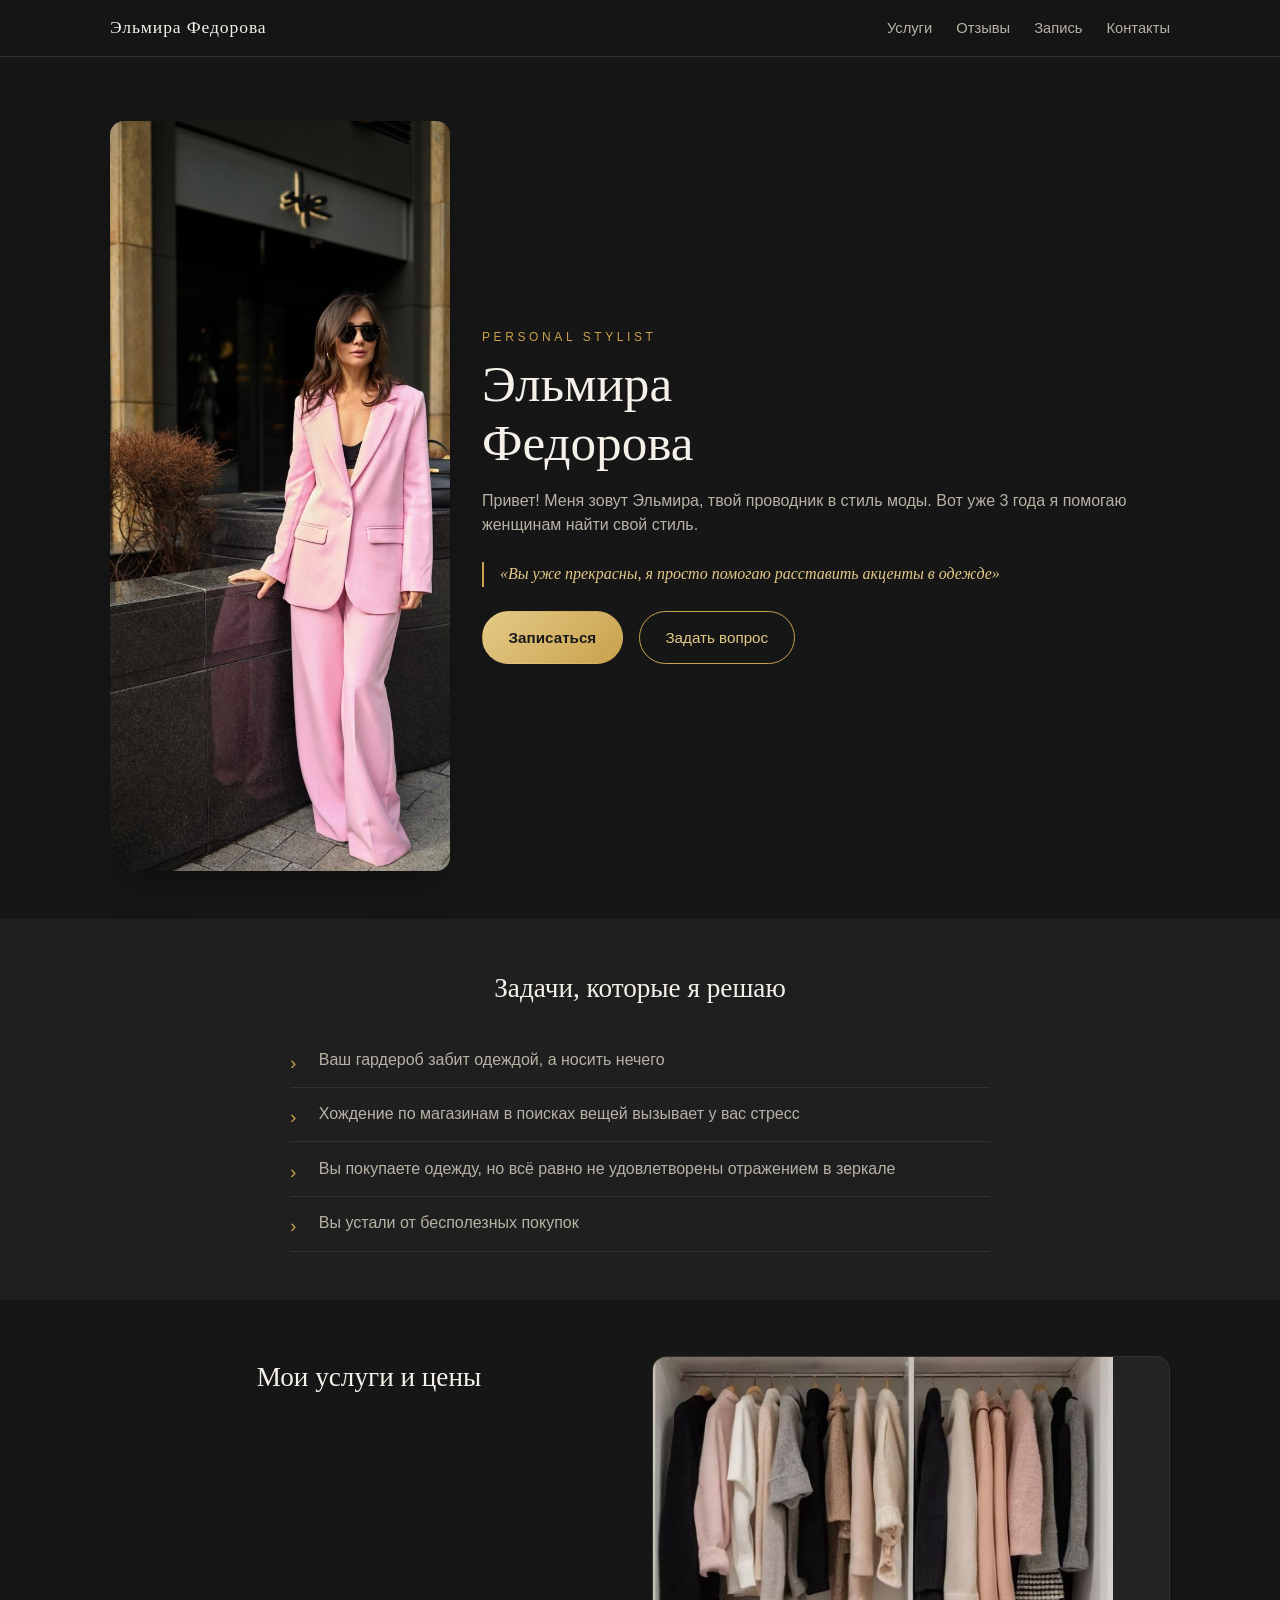
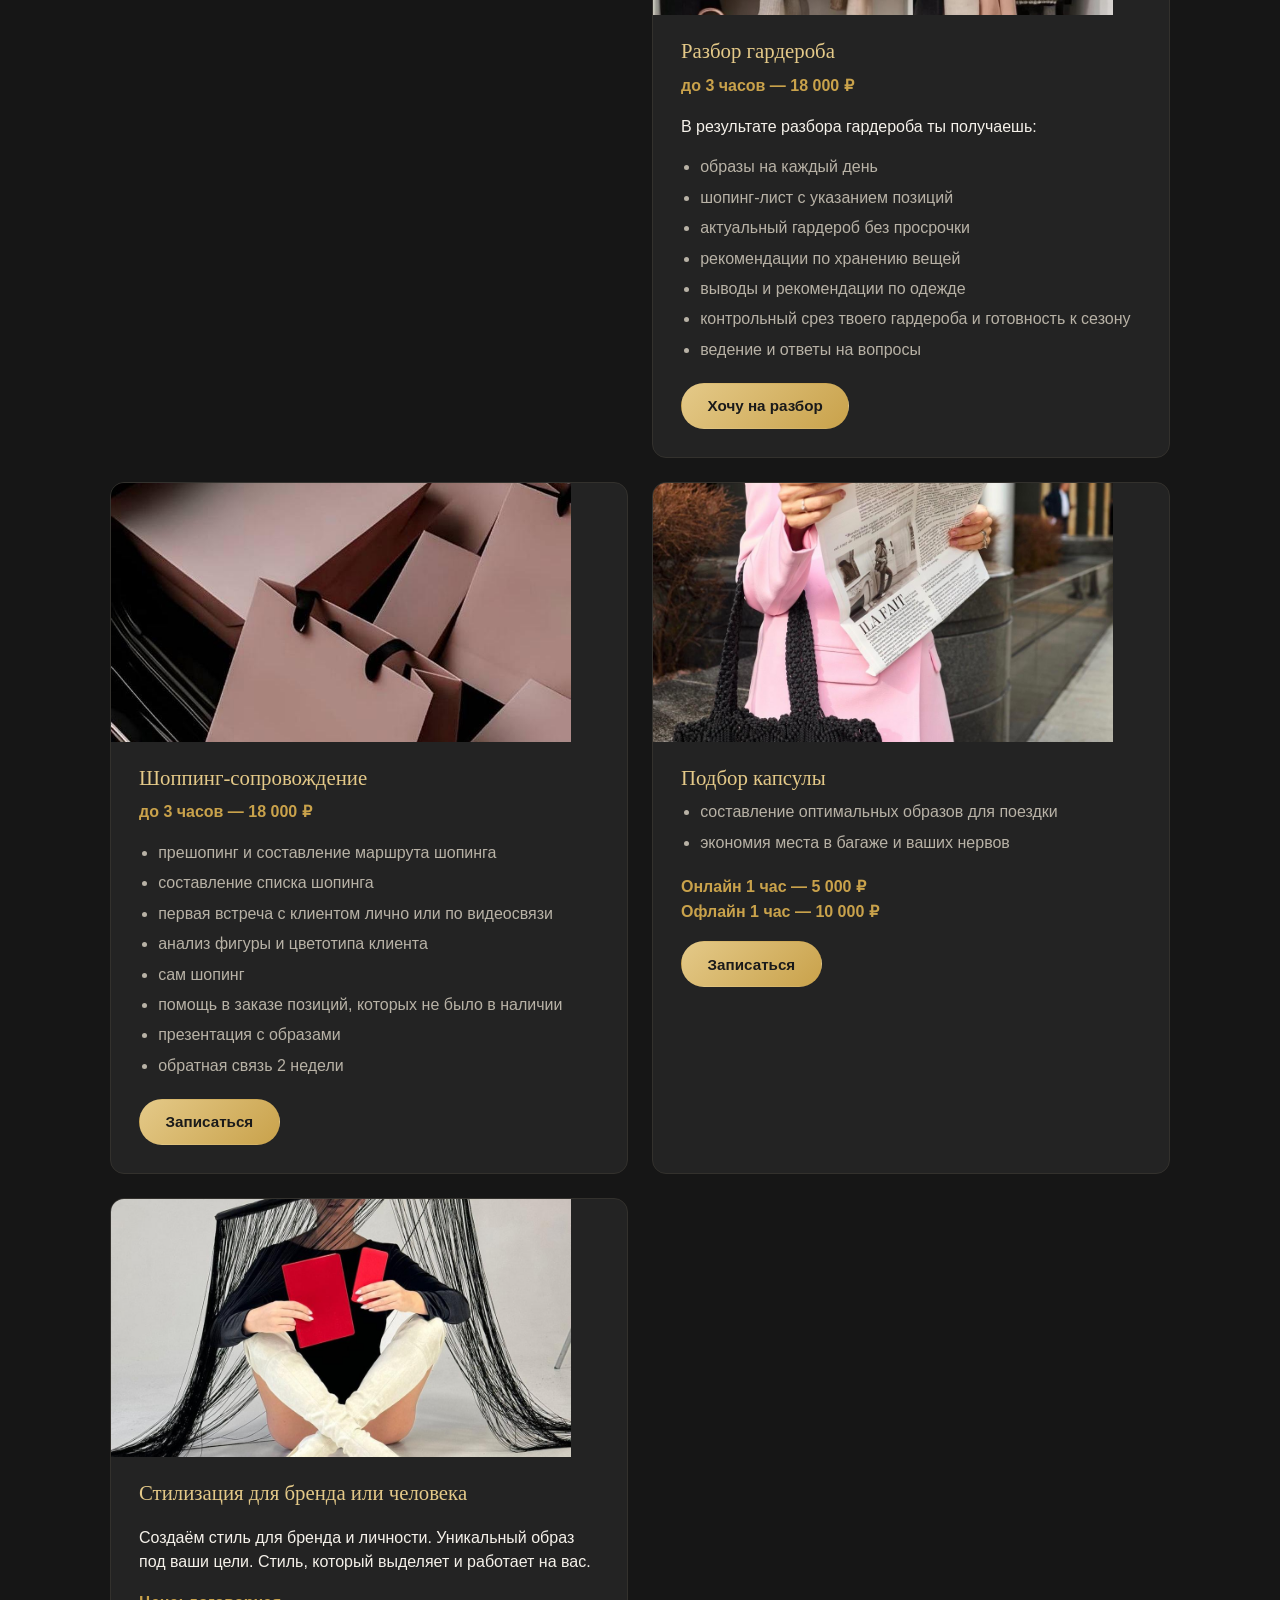
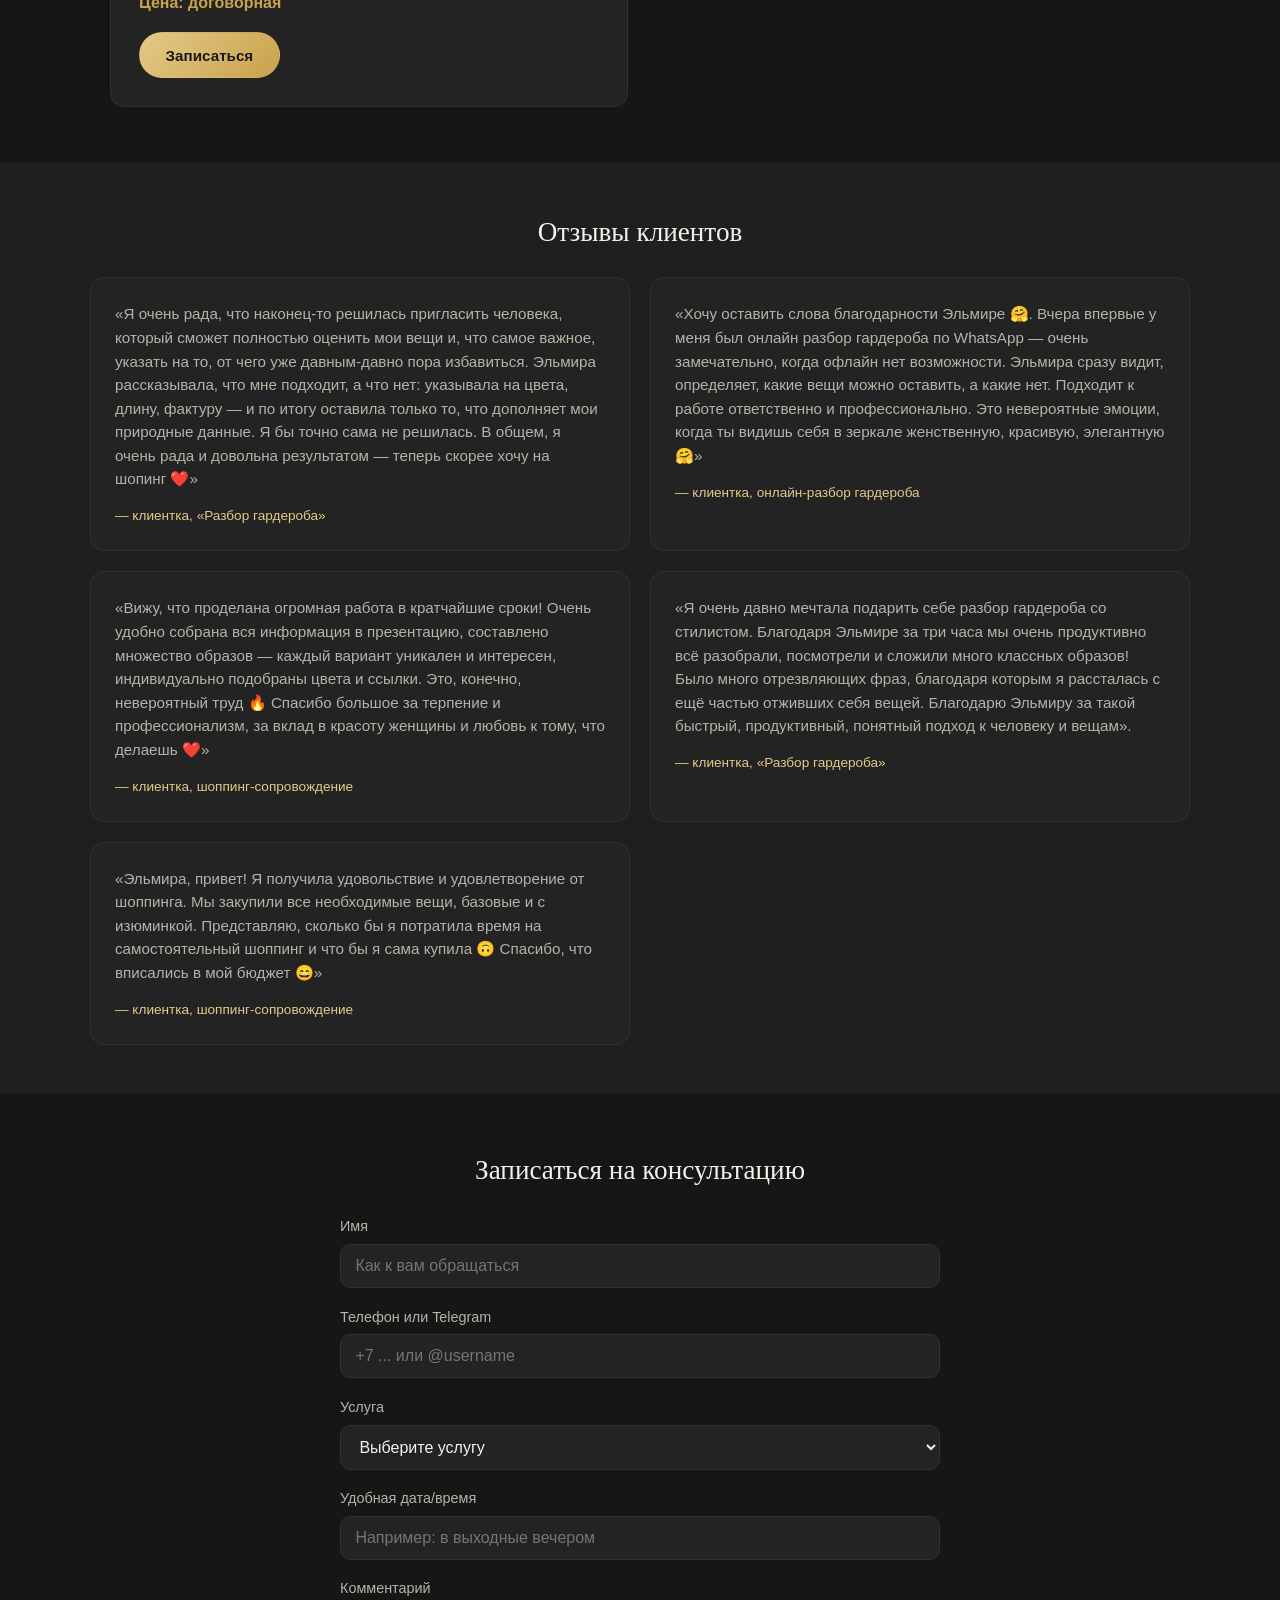
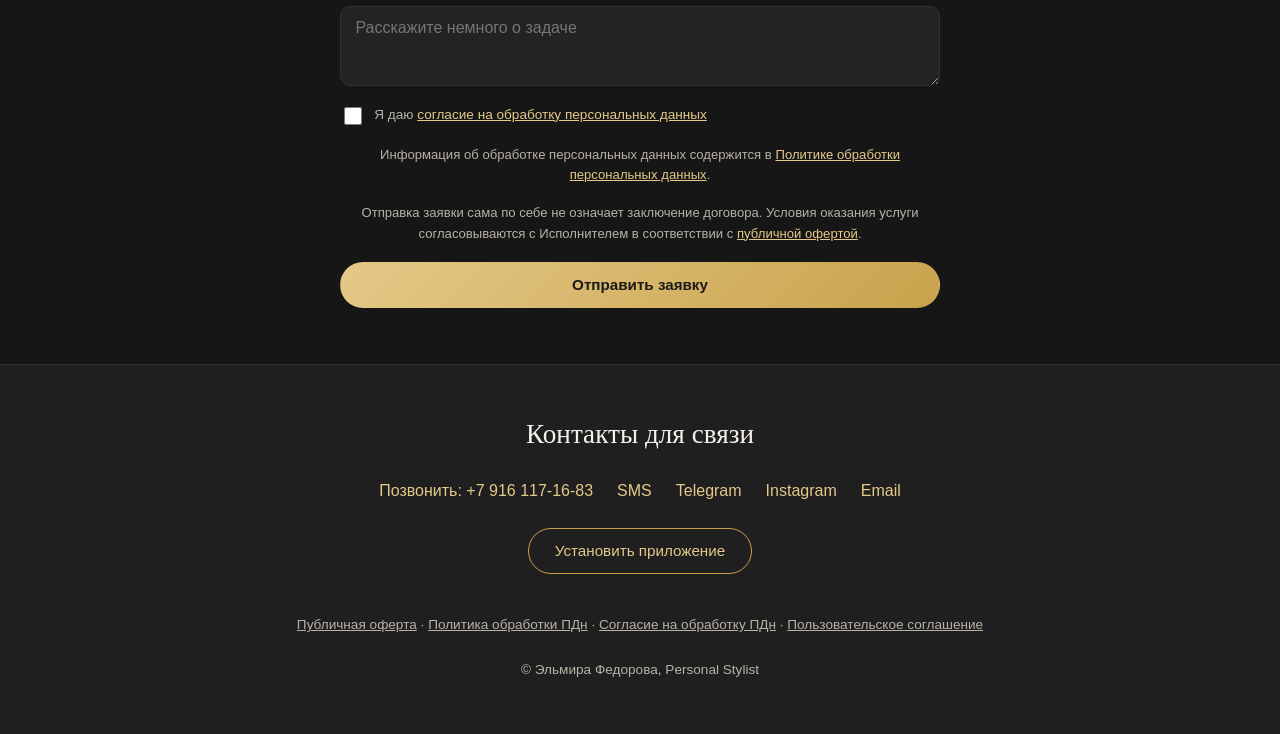
<file: index.html>
<!doctype html>
<html lang="ru">
<head>
<meta charset="UTF-8" />
<meta name="viewport" content="width=device-width, initial-scale=1, viewport-fit=cover" />
<title>Эльмира Федорова — Personal Stylist</title>
<meta name="description" content="Персональный стилист Эльмира Федорова: разбор гардероба, шоппинг-сопровождение, подбор капсулы, стилизация для бренда." />
<meta name="theme-color" content="#161616" />
<link rel="manifest" href="manifest.json" />
<link rel="icon" href="icons/favicon-32.png" sizes="32x32" />
<link rel="apple-touch-icon" href="icons/icon-192.png" />
<link rel="stylesheet" href="styles.css" />
</head>
<body>

<header class="site-header" id="top">
  <div class="header-inner">
    <a class="brand" href="#top">Эльмира Федорова</a>
    <button class="nav-toggle" id="navToggle" aria-label="Меню" aria-expanded="false">
      <span></span><span></span><span></span>
    </button>
    <nav class="main-nav" id="mainNav">
      <a href="#services">Услуги</a>
      <a href="#reviews">Отзывы</a>
      <a href="#booking">Запись</a>
      <a href="#contacts">Контакты</a>
    </nav>
  </div>
</header>

<main>

  <section class="hero">
    <img class="hero-photo" src="media/hero-portrait.jpg" alt="Эльмира Федорова, персональный стилист" width="600" height="750" />
    <div class="hero-text">
      <p class="eyebrow">Personal Stylist</p>
      <h1>Эльмира<br>Федорова</h1>
      <p class="lead">Привет! Меня зовут Эльмира, твой проводник в стиль моды. Вот уже 3 года я помогаю женщинам найти свой стиль.</p>
      <p class="quote">«Вы уже прекрасны, я просто помогаю расставить акценты в одежде»</p>
      <div class="hero-actions">
        <a class="btn btn-primary" href="#booking">Записаться</a>
        <a class="btn btn-ghost" href="tg://resolve?domain=elmira_fedorova" target="_blank" rel="noopener">Задать вопрос</a>
      </div>
    </div>
  </section>

  <section class="pains">
    <h2>Задачи, которые я решаю</h2>
    <ul class="pains-list">
      <li>Ваш гардероб забит одеждой, а носить нечего</li>
      <li>Хождение по магазинам в поисках вещей вызывает у вас стресс</li>
      <li>Вы покупаете одежду, но всё равно не удовлетворены отражением в зеркале</li>
      <li>Вы устали от бесполезных покупок</li>
    </ul>
  </section>

  <section id="services" class="services">
    <h2>Мои услуги и цены</h2>

    <article class="service-card" id="service-1">
      <img class="service-photo" src="media/service-wardrobe.jpg" alt="Разбор гардероба" loading="lazy" />
      <h3>Разбор гардероба</h3>
      <p class="service-price">до 3 часов — 18 000 ₽</p>
      <p>В результате разбора гардероба ты получаешь:</p>
      <ul class="checklist">
        <li>образы на каждый день</li>
        <li>шопинг-лист с указанием позиций</li>
        <li>актуальный гардероб без просрочки</li>
        <li>рекомендации по хранению вещей</li>
        <li>выводы и рекомендации по одежде</li>
        <li>контрольный срез твоего гардероба и готовность к сезону</li>
        <li>ведение и ответы на вопросы</li>
      </ul>
      <button class="btn btn-primary book-btn" data-service="Разбор гардероба">Хочу на разбор</button>
    </article>

    <article class="service-card" id="service-2">
      <img class="service-photo" src="media/service-shopping.jpg" alt="Шоппинг-сопровождение" loading="lazy" />
      <h3>Шоппинг-сопровождение</h3>
      <p class="service-price">до 3 часов — 18 000 ₽</p>
      <ul class="checklist">
        <li>прешопинг и составление маршрута шопинга</li>
        <li>составление списка шопинга</li>
        <li>первая встреча с клиентом лично или по видеосвязи</li>
        <li>анализ фигуры и цветотипа клиента</li>
        <li>сам шопинг</li>
        <li>помощь в заказе позиций, которых не было в наличии</li>
        <li>презентация с образами</li>
        <li>обратная связь 2 недели</li>
      </ul>
      <button class="btn btn-primary book-btn" data-service="Шоппинг-сопровождение">Записаться</button>
    </article>

    <article class="service-card" id="service-3">
      <img class="service-photo" src="media/portrait-secondary.jpg" alt="Подбор капсулы" loading="lazy" />
      <h3>Подбор капсулы</h3>
      <ul class="checklist">
        <li>составление оптимальных образов для поездки</li>
        <li>экономия места в багаже и ваших нервов</li>
      </ul>
      <p class="service-price">Онлайн 1 час — 5 000 ₽<br>Офлайн 1 час — 10 000 ₽</p>
      <button class="btn btn-primary book-btn" data-service="Подбор капсулы">Записаться</button>
    </article>

    <article class="service-card" id="service-4">
      <img class="service-photo" src="media/service-styling.jpg" alt="Стилизация для бренда или человека" loading="lazy" />
      <h3>Стилизация для бренда или человека</h3>
      <p>Создаём стиль для бренда и личности. Уникальный образ под ваши цели. Стиль, который выделяет и работает на вас.</p>
      <p class="service-price">Цена: договорная</p>
      <button class="btn btn-primary book-btn" data-service="Стилизация для бренда/человека">Записаться</button>
    </article>
  </section>

  <section id="reviews" class="reviews">
    <h2>Отзывы клиентов</h2>
    <div class="review-grid">
      <blockquote class="review-card">
        <p>«Я очень рада, что наконец-то решилась пригласить человека, который сможет полностью оценить мои вещи и, что самое важное, указать на то, от чего уже давным-давно пора избавиться. Эльмира рассказывала, что мне подходит, а что нет: указывала на цвета, длину, фактуру — и по итогу оставила только то, что дополняет мои природные данные. Я бы точно сама не решилась. В общем, я очень рада и довольна результатом — теперь скорее хочу на шопинг ❤️»</p>
        <footer>— клиентка, «Разбор гардероба»</footer>
      </blockquote>
      <blockquote class="review-card">
        <p>«Хочу оставить слова благодарности Эльмире 🤗. Вчера впервые у меня был онлайн разбор гардероба по WhatsApp — очень замечательно, когда офлайн нет возможности. Эльмира сразу видит, определяет, какие вещи можно оставить, а какие нет. Подходит к работе ответственно и профессионально. Это невероятные эмоции, когда ты видишь себя в зеркале женственную, красивую, элегантную 🤗»</p>
        <footer>— клиентка, онлайн-разбор гардероба</footer>
      </blockquote>
      <blockquote class="review-card">
        <p>«Вижу, что проделана огромная работа в кратчайшие сроки! Очень удобно собрана вся информация в презентацию, составлено множество образов — каждый вариант уникален и интересен, индивидуально подобраны цвета и ссылки. Это, конечно, невероятный труд 🔥 Спасибо большое за терпение и профессионализм, за вклад в красоту женщины и любовь к тому, что делаешь ❤️»</p>
        <footer>— клиентка, шоппинг-сопровождение</footer>
      </blockquote>
      <blockquote class="review-card">
        <p>«Я очень давно мечтала подарить себе разбор гардероба со стилистом. Благодаря Эльмире за три часа мы очень продуктивно всё разобрали, посмотрели и сложили много классных образов! Было много отрезвляющих фраз, благодаря которым я рассталась с ещё частью отживших себя вещей. Благодарю Эльмиру за такой быстрый, продуктивный, понятный подход к человеку и вещам».</p>
        <footer>— клиентка, «Разбор гардероба»</footer>
      </blockquote>
      <blockquote class="review-card">
        <p>«Эльмира, привет! Я получила удовольствие и удовлетворение от шоппинга. Мы закупили все необходимые вещи, базовые и с изюминкой. Представляю, сколько бы я потратила время на самостоятельный шоппинг и что бы я сама купила 🙃 Спасибо, что вписались в мой бюджет 😄»</p>
        <footer>— клиентка, шоппинг-сопровождение</footer>
      </blockquote>
    </div>
  </section>

  <section id="booking" class="booking">
    <h2>Записаться на консультацию</h2>
    <form id="bookingForm" novalidate>
      <label>
        Имя
        <input type="text" name="name" required placeholder="Как к вам обращаться" />
      </label>
      <label>
        Телефон или Telegram
        <input type="text" name="contact" required placeholder="+7 ... или @username" />
      </label>
      <label>
        Услуга
        <select name="service" required>
          <option value="" disabled selected>Выберите услугу</option>
          <option value="Разбор гардероба">Разбор гардероба — 18 000 ₽</option>
          <option value="Шоппинг-сопровождение">Шоппинг-сопровождение — 18 000 ₽</option>
          <option value="Подбор капсулы">Подбор капсулы — от 5 000 ₽</option>
          <option value="Стилизация для бренда/человека">Стилизация для бренда/человека — договорная</option>
        </select>
      </label>
      <label>
        Удобная дата/время
        <input type="text" name="date" placeholder="Например: в выходные вечером" />
      </label>
      <label>
        Комментарий
        <textarea name="comment" rows="3" placeholder="Расскажите немного о задаче"></textarea>
      </label>
      <label class="consent-check">
        <input type="checkbox" name="pdConsent" required />
        <span>Я даю <a href="consent-personal-data.html" target="_blank">согласие на обработку персональных данных</a></span>
      </label>

      <p class="form-note">Информация об обработке персональных данных содержится в <a href="privacy.html" target="_blank">Политике обработки персональных данных</a>.</p>

      <p class="form-note">Отправка заявки сама по себе не означает заключение договора. Условия оказания услуги согласовываются с Исполнителем в соответствии с <a href="oferta.html" target="_blank">публичной офертой</a>.</p>

      <button type="submit" class="btn btn-primary">Отправить заявку</button>
    </form>

    <div id="bookingResult" class="booking-result" hidden>
      <p>Заявка готова. Выберите, как удобнее её отправить Эльмире:</p>
      <div class="booking-result-actions">
        <a id="sendSms" class="btn btn-primary" href="#">Отправить SMS</a>
        <a id="sendEmail" class="btn btn-ghost" href="#">Отправить на Email</a>
        <a id="sendTelegram" class="btn btn-ghost" href="tg://resolve?domain=elmira_fedorova" target="_blank" rel="noopener">Написать в Telegram</a>
      </div>
      <button id="copyMessage" class="btn btn-link" type="button">Скопировать текст заявки</button>
    </div>
  </section>

</main>

<footer id="contacts" class="site-footer">
  <h2>Контакты для связи</h2>
  <div class="contact-links">
    <a href="tel:+79161171683">Позвонить: +7 916 117-16-83</a>
    <a href="sms:+79161171683">SMS</a>
    <a href="tg://resolve?domain=elmira_fedorova" target="_blank" rel="noopener">Telegram</a>
    <a href="https://instagram.com/elmira_styles/" target="_blank" rel="noopener">Instagram</a>
    <a href="mailto:elmiragl@gmail.com">Email</a>
  </div>
  <button id="installBtn" class="btn btn-ghost" hidden>Установить приложение</button>
  <p id="iosInstallHint" class="footer-note" hidden>Чтобы установить приложение на iPhone: нажмите значок «Поделиться» ⬆️ внизу экрана Safari, затем выберите «На экран «Домой»».</p>
  <p class="footer-note">
    <a href="oferta.html">Публичная оферта</a> ·
    <a href="privacy.html">Политика обработки ПДн</a> ·
    <a href="consent-personal-data.html">Согласие на обработку ПДн</a> ·
    <a href="user-agreement.html">Пользовательское соглашение</a>
  </p>
  <p class="footer-note">© Эльмира Федорова, Personal Stylist</p>
</footer>

<script src="app.js"></script>
</body>
</html>
</file>
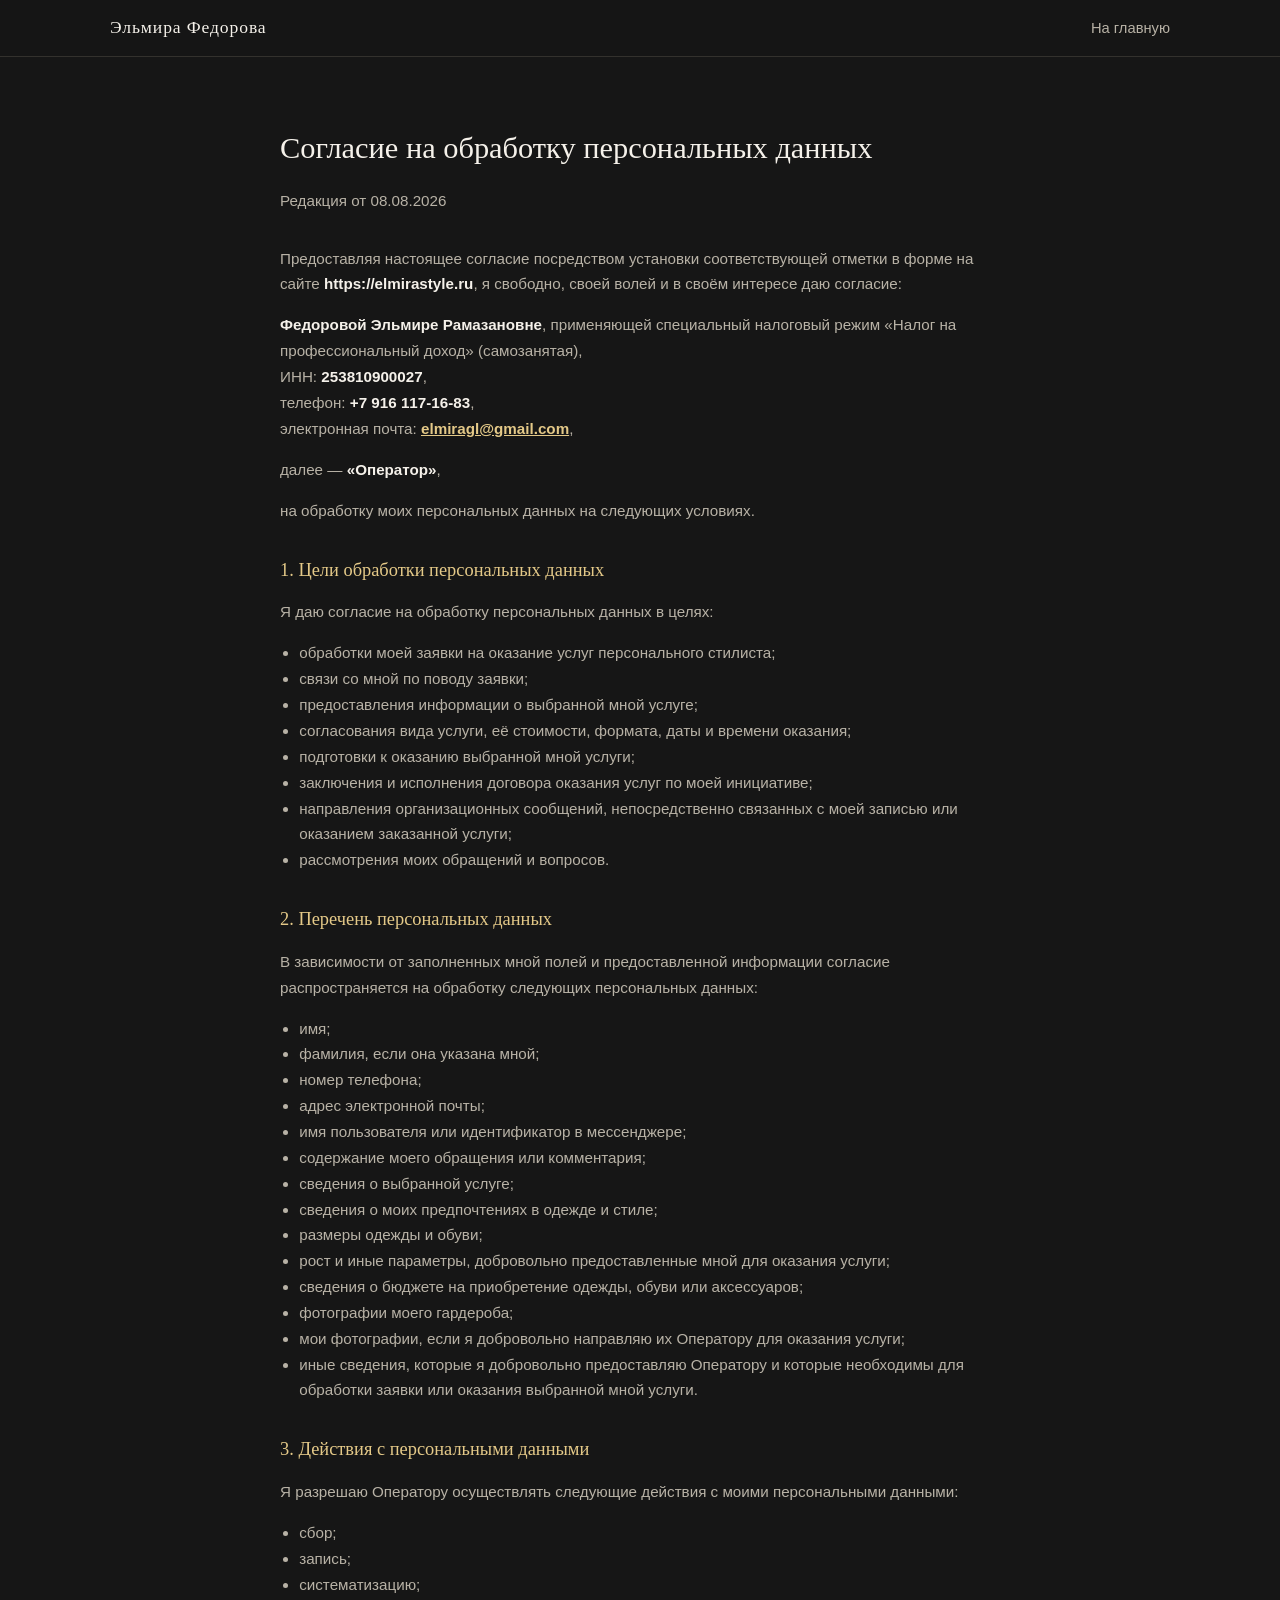
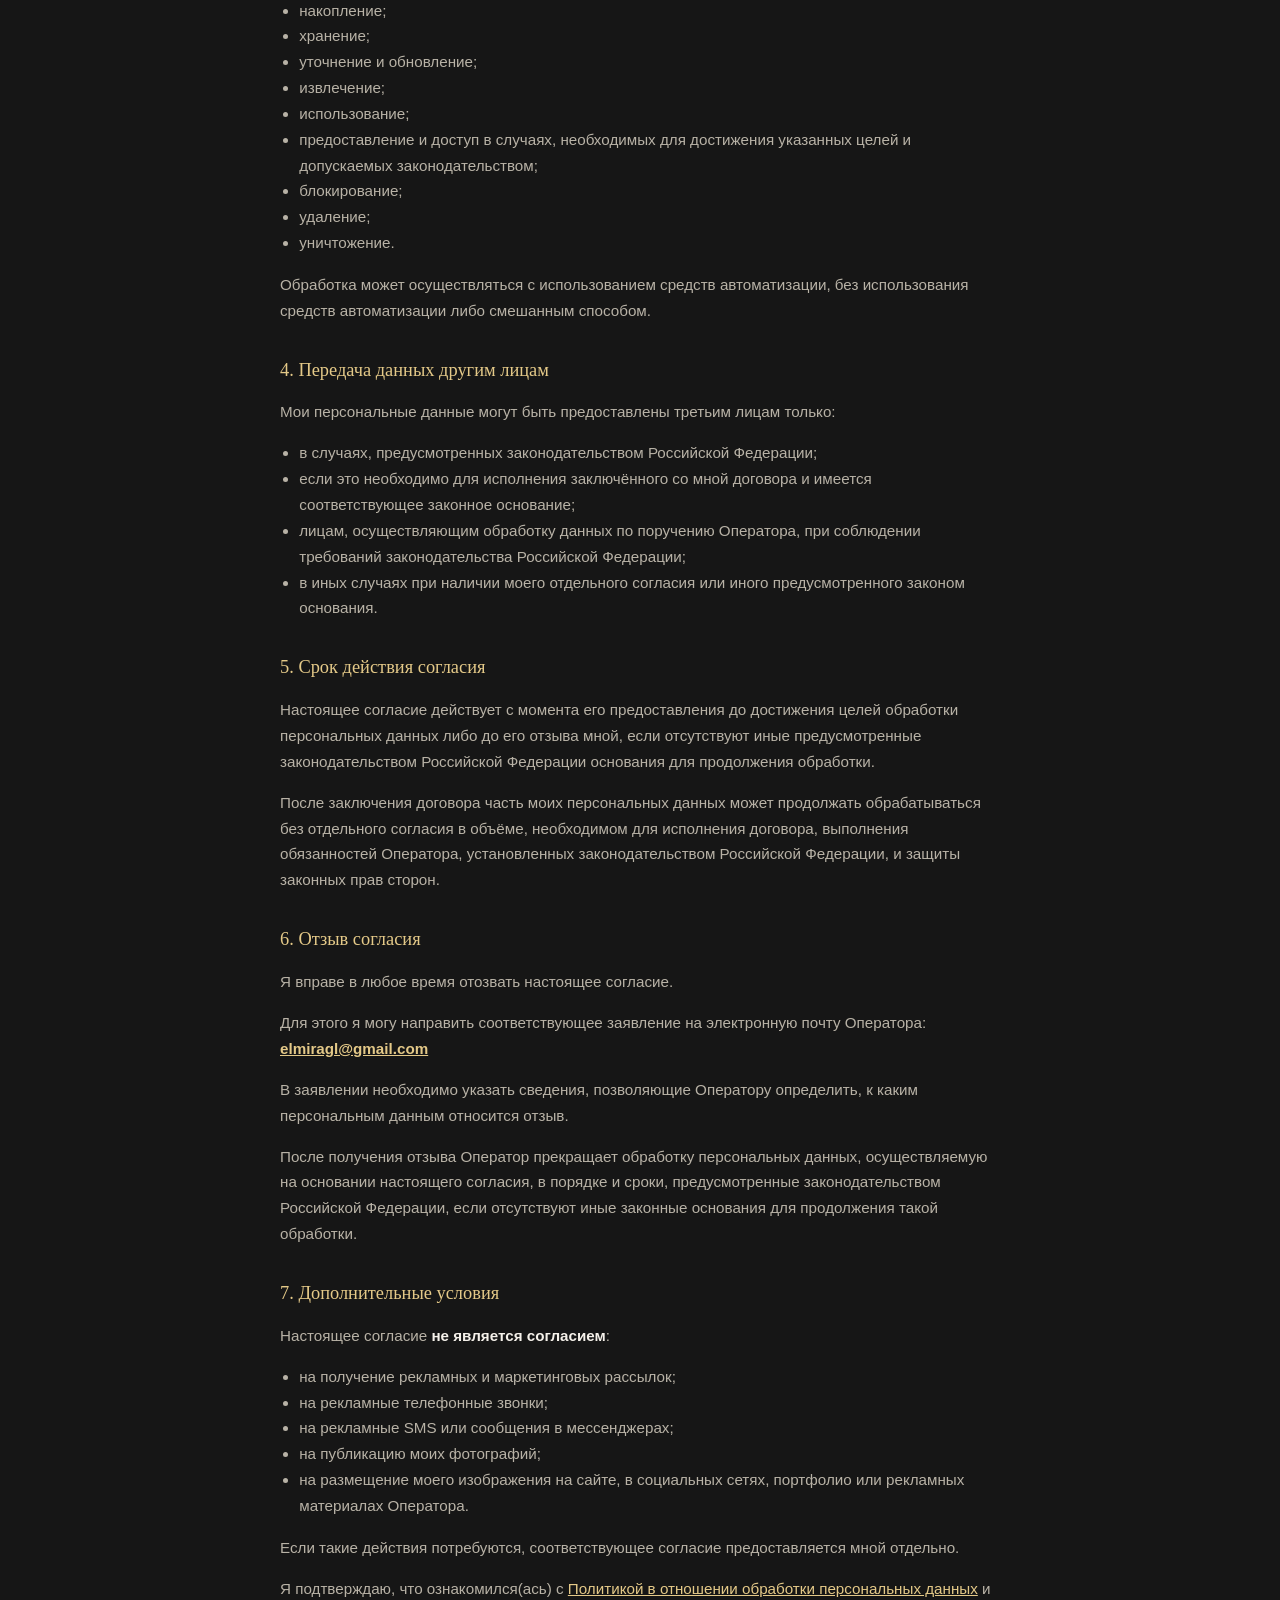
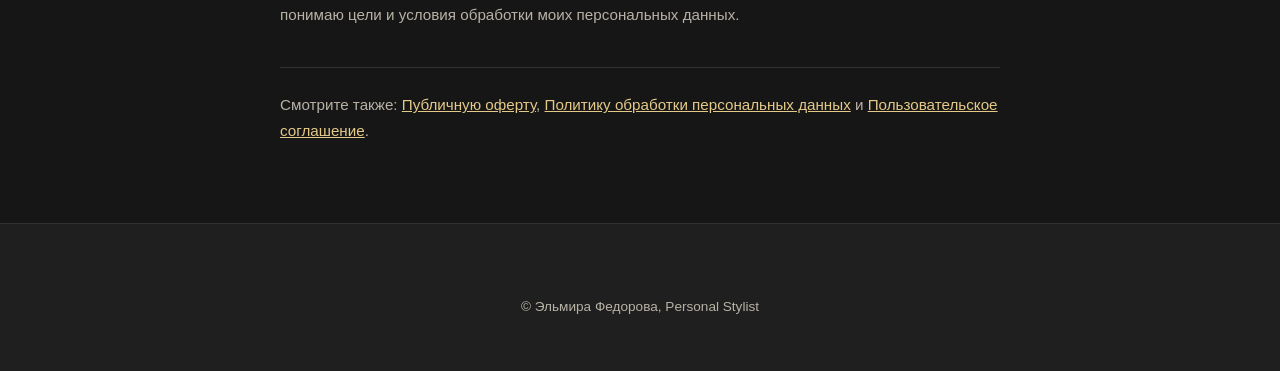
<file: consent-personal-data.html>
<!doctype html>
<html lang="ru">
<head>
<meta charset="UTF-8" />
<meta name="viewport" content="width=device-width, initial-scale=1, viewport-fit=cover" />
<title>Согласие на обработку персональных данных — Эльмира Федорова, Personal Stylist</title>
<meta name="robots" content="noindex" />
<meta name="theme-color" content="#161616" />
<link rel="icon" href="icons/favicon-32.png" sizes="32x32" />
<link rel="stylesheet" href="styles.css" />
</head>
<body>

<header class="site-header">
  <div class="header-inner">
    <a class="brand" href="index.html">Эльмира Федорова</a>
    <nav class="main-nav" style="display:flex">
      <a href="index.html">На главную</a>
    </nav>
  </div>
</header>

<main class="legal-page">
  <h1>Согласие на обработку персональных данных</h1>
  <p class="legal-updated">Редакция от 08.08.2026</p>

  <p>Предоставляя настоящее согласие посредством установки соответствующей отметки в форме на сайте <strong>https://elmirastyle.ru</strong>, я свободно, своей волей и в своём интересе даю согласие:</p>

  <p><strong>Федоровой Эльмире Рамазановне</strong>, применяющей специальный налоговый режим «Налог на профессиональный доход» (самозанятая),<br>
  ИНН: <strong>253810900027</strong>,<br>
  телефон: <strong>+7 916 117-16-83</strong>,<br>
  электронная почта: <strong><a href="mailto:elmiragl@gmail.com">elmiragl@gmail.com</a></strong>,</p>

  <p>далее — <strong>«Оператор»</strong>,</p>

  <p>на обработку моих персональных данных на следующих условиях.</p>

  <h2>1. Цели обработки персональных данных</h2>
  <p>Я даю согласие на обработку персональных данных в целях:</p>
  <ul>
    <li>обработки моей заявки на оказание услуг персонального стилиста;</li>
    <li>связи со мной по поводу заявки;</li>
    <li>предоставления информации о выбранной мной услуге;</li>
    <li>согласования вида услуги, её стоимости, формата, даты и времени оказания;</li>
    <li>подготовки к оказанию выбранной мной услуги;</li>
    <li>заключения и исполнения договора оказания услуг по моей инициативе;</li>
    <li>направления организационных сообщений, непосредственно связанных с моей записью или оказанием заказанной услуги;</li>
    <li>рассмотрения моих обращений и вопросов.</li>
  </ul>

  <h2>2. Перечень персональных данных</h2>
  <p>В зависимости от заполненных мной полей и предоставленной информации согласие распространяется на обработку следующих персональных данных:</p>
  <ul>
    <li>имя;</li>
    <li>фамилия, если она указана мной;</li>
    <li>номер телефона;</li>
    <li>адрес электронной почты;</li>
    <li>имя пользователя или идентификатор в мессенджере;</li>
    <li>содержание моего обращения или комментария;</li>
    <li>сведения о выбранной услуге;</li>
    <li>сведения о моих предпочтениях в одежде и стиле;</li>
    <li>размеры одежды и обуви;</li>
    <li>рост и иные параметры, добровольно предоставленные мной для оказания услуги;</li>
    <li>сведения о бюджете на приобретение одежды, обуви или аксессуаров;</li>
    <li>фотографии моего гардероба;</li>
    <li>мои фотографии, если я добровольно направляю их Оператору для оказания услуги;</li>
    <li>иные сведения, которые я добровольно предоставляю Оператору и которые необходимы для обработки заявки или оказания выбранной мной услуги.</li>
  </ul>

  <h2>3. Действия с персональными данными</h2>
  <p>Я разрешаю Оператору осуществлять следующие действия с моими персональными данными:</p>
  <ul>
    <li>сбор;</li>
    <li>запись;</li>
    <li>систематизацию;</li>
    <li>накопление;</li>
    <li>хранение;</li>
    <li>уточнение и обновление;</li>
    <li>извлечение;</li>
    <li>использование;</li>
    <li>предоставление и доступ в случаях, необходимых для достижения указанных целей и допускаемых законодательством;</li>
    <li>блокирование;</li>
    <li>удаление;</li>
    <li>уничтожение.</li>
  </ul>
  <p>Обработка может осуществляться с использованием средств автоматизации, без использования средств автоматизации либо смешанным способом.</p>

  <h2>4. Передача данных другим лицам</h2>
  <p>Мои персональные данные могут быть предоставлены третьим лицам только:</p>
  <ul>
    <li>в случаях, предусмотренных законодательством Российской Федерации;</li>
    <li>если это необходимо для исполнения заключённого со мной договора и имеется соответствующее законное основание;</li>
    <li>лицам, осуществляющим обработку данных по поручению Оператора, при соблюдении требований законодательства Российской Федерации;</li>
    <li>в иных случаях при наличии моего отдельного согласия или иного предусмотренного законом основания.</li>
  </ul>

  <h2>5. Срок действия согласия</h2>
  <p>Настоящее согласие действует с момента его предоставления до достижения целей обработки персональных данных либо до его отзыва мной, если отсутствуют иные предусмотренные законодательством Российской Федерации основания для продолжения обработки.</p>
  <p>После заключения договора часть моих персональных данных может продолжать обрабатываться без отдельного согласия в объёме, необходимом для исполнения договора, выполнения обязанностей Оператора, установленных законодательством Российской Федерации, и защиты законных прав сторон.</p>

  <h2>6. Отзыв согласия</h2>
  <p>Я вправе в любое время отозвать настоящее согласие.</p>
  <p>Для этого я могу направить соответствующее заявление на электронную почту Оператора: <strong><a href="mailto:elmiragl@gmail.com">elmiragl@gmail.com</a></strong></p>
  <p>В заявлении необходимо указать сведения, позволяющие Оператору определить, к каким персональным данным относится отзыв.</p>
  <p>После получения отзыва Оператор прекращает обработку персональных данных, осуществляемую на основании настоящего согласия, в порядке и сроки, предусмотренные законодательством Российской Федерации, если отсутствуют иные законные основания для продолжения такой обработки.</p>

  <h2>7. Дополнительные условия</h2>
  <p>Настоящее согласие <strong>не является согласием</strong>:</p>
  <ul>
    <li>на получение рекламных и маркетинговых рассылок;</li>
    <li>на рекламные телефонные звонки;</li>
    <li>на рекламные SMS или сообщения в мессенджерах;</li>
    <li>на публикацию моих фотографий;</li>
    <li>на размещение моего изображения на сайте, в социальных сетях, портфолио или рекламных материалах Оператора.</li>
  </ul>
  <p>Если такие действия потребуются, соответствующее согласие предоставляется мной отдельно.</p>
  <p>Я подтверждаю, что ознакомился(ась) с <a href="privacy.html">Политикой в отношении обработки персональных данных</a> и понимаю цели и условия обработки моих персональных данных.</p>

  <p class="legal-links">
    Смотрите также: <a href="oferta.html">Публичную оферту</a>, <a href="privacy.html">Политику обработки персональных данных</a> и <a href="user-agreement.html">Пользовательское соглашение</a>.
  </p>
</main>

<footer id="contacts" class="site-footer">
  <p class="footer-note">© Эльмира Федорова, Personal Stylist</p>
</footer>

</body>
</html>
</file>
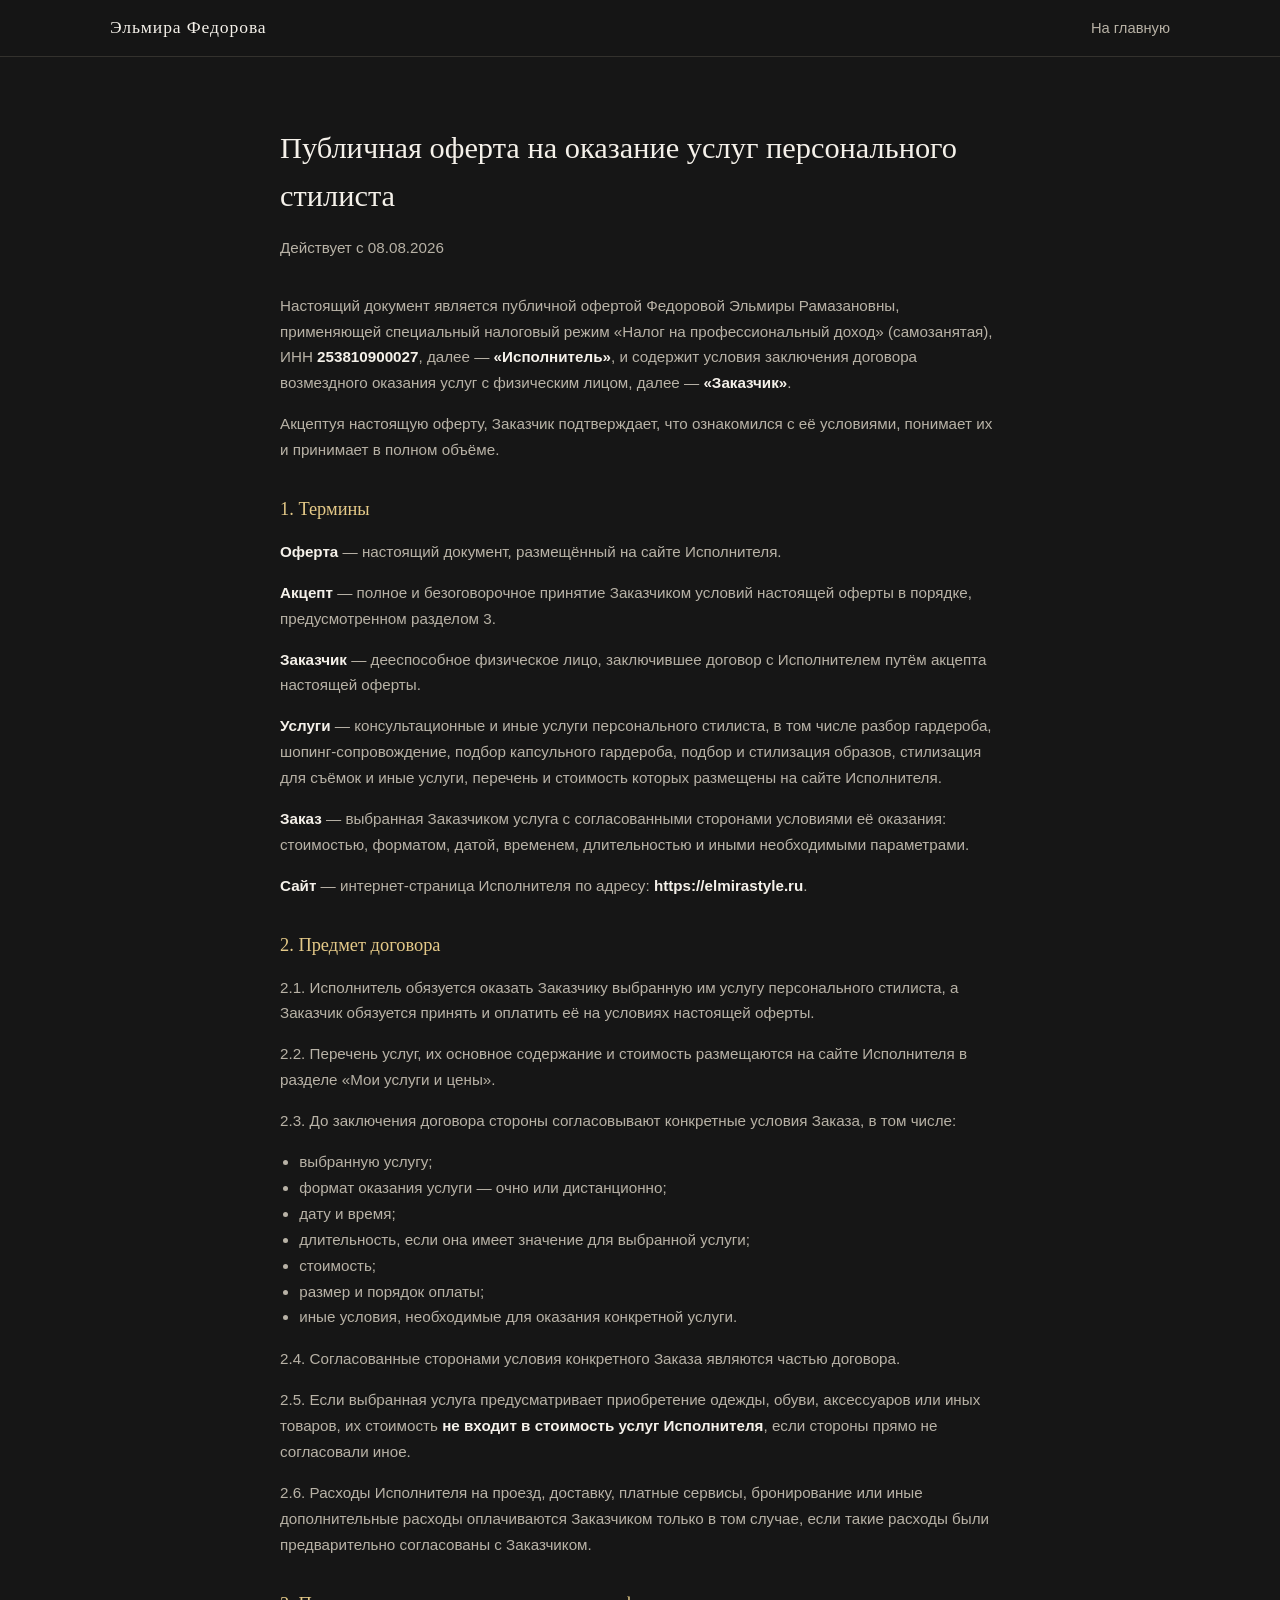
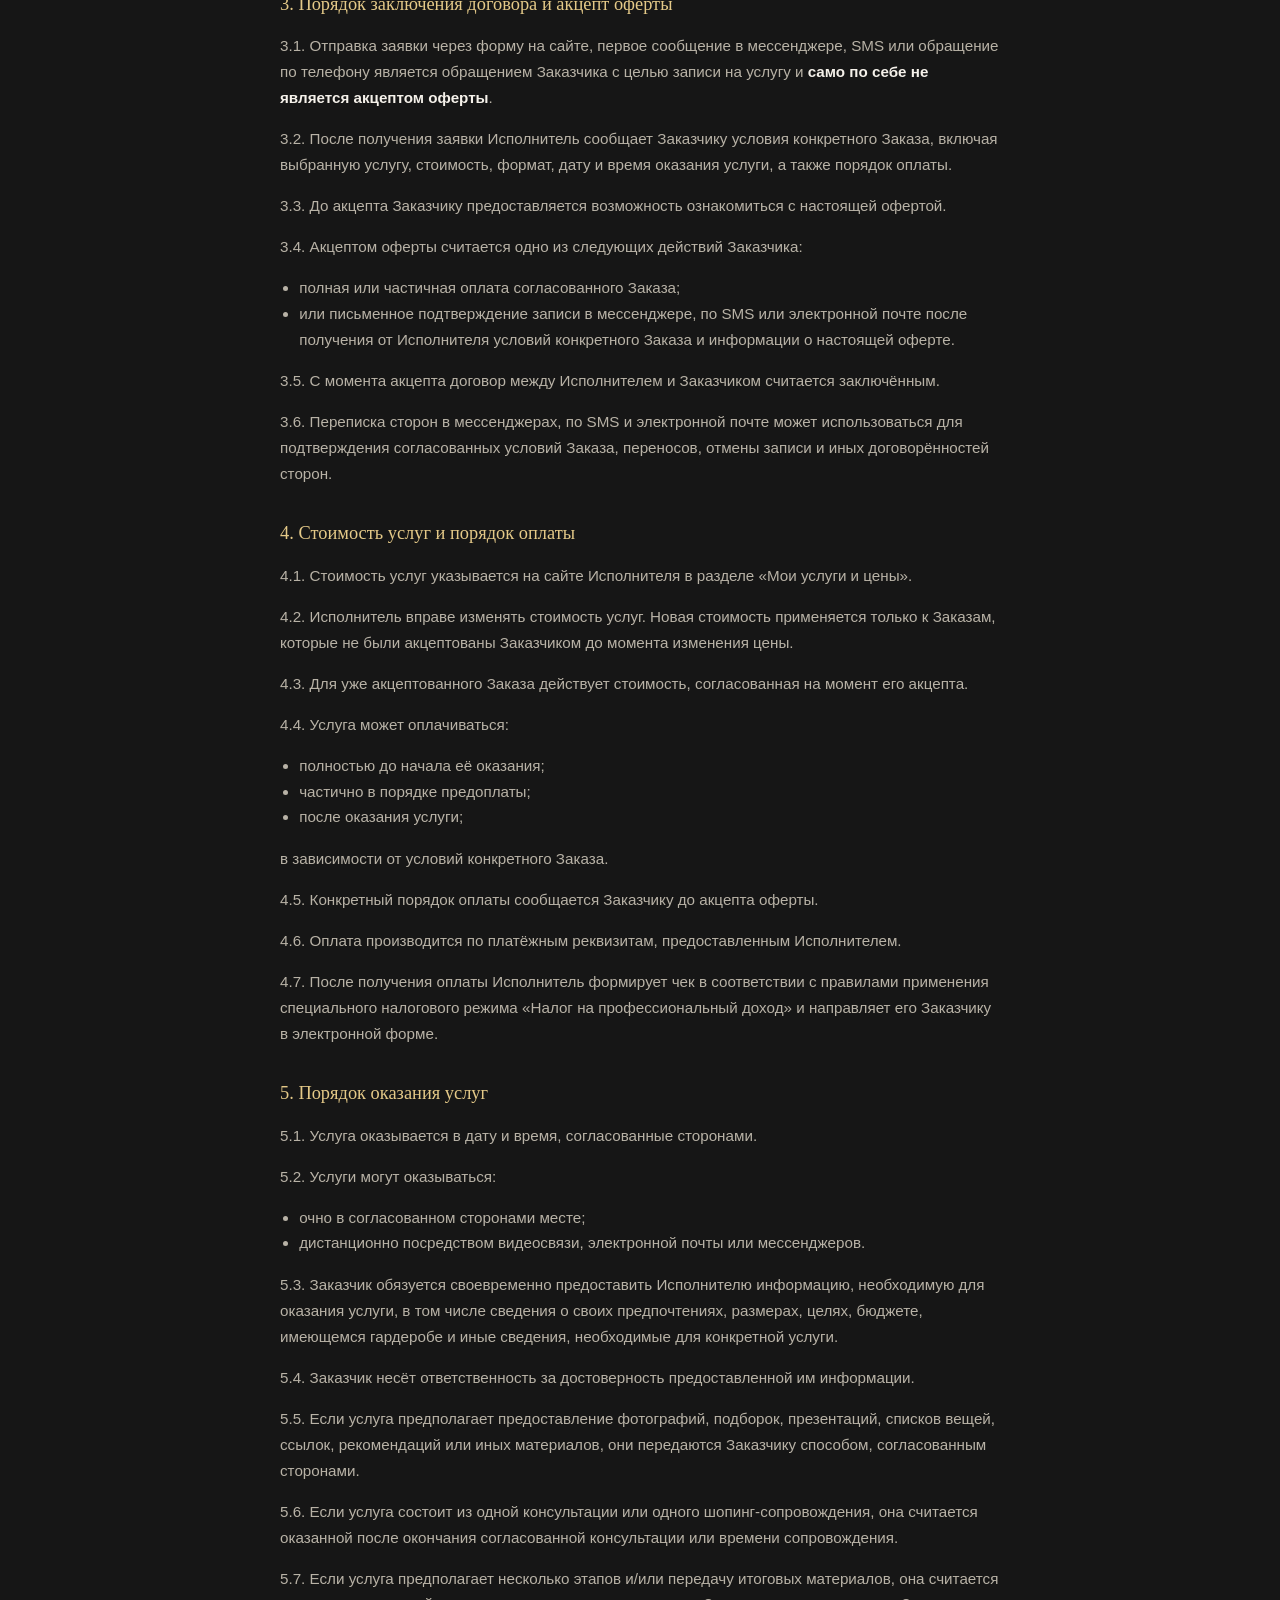
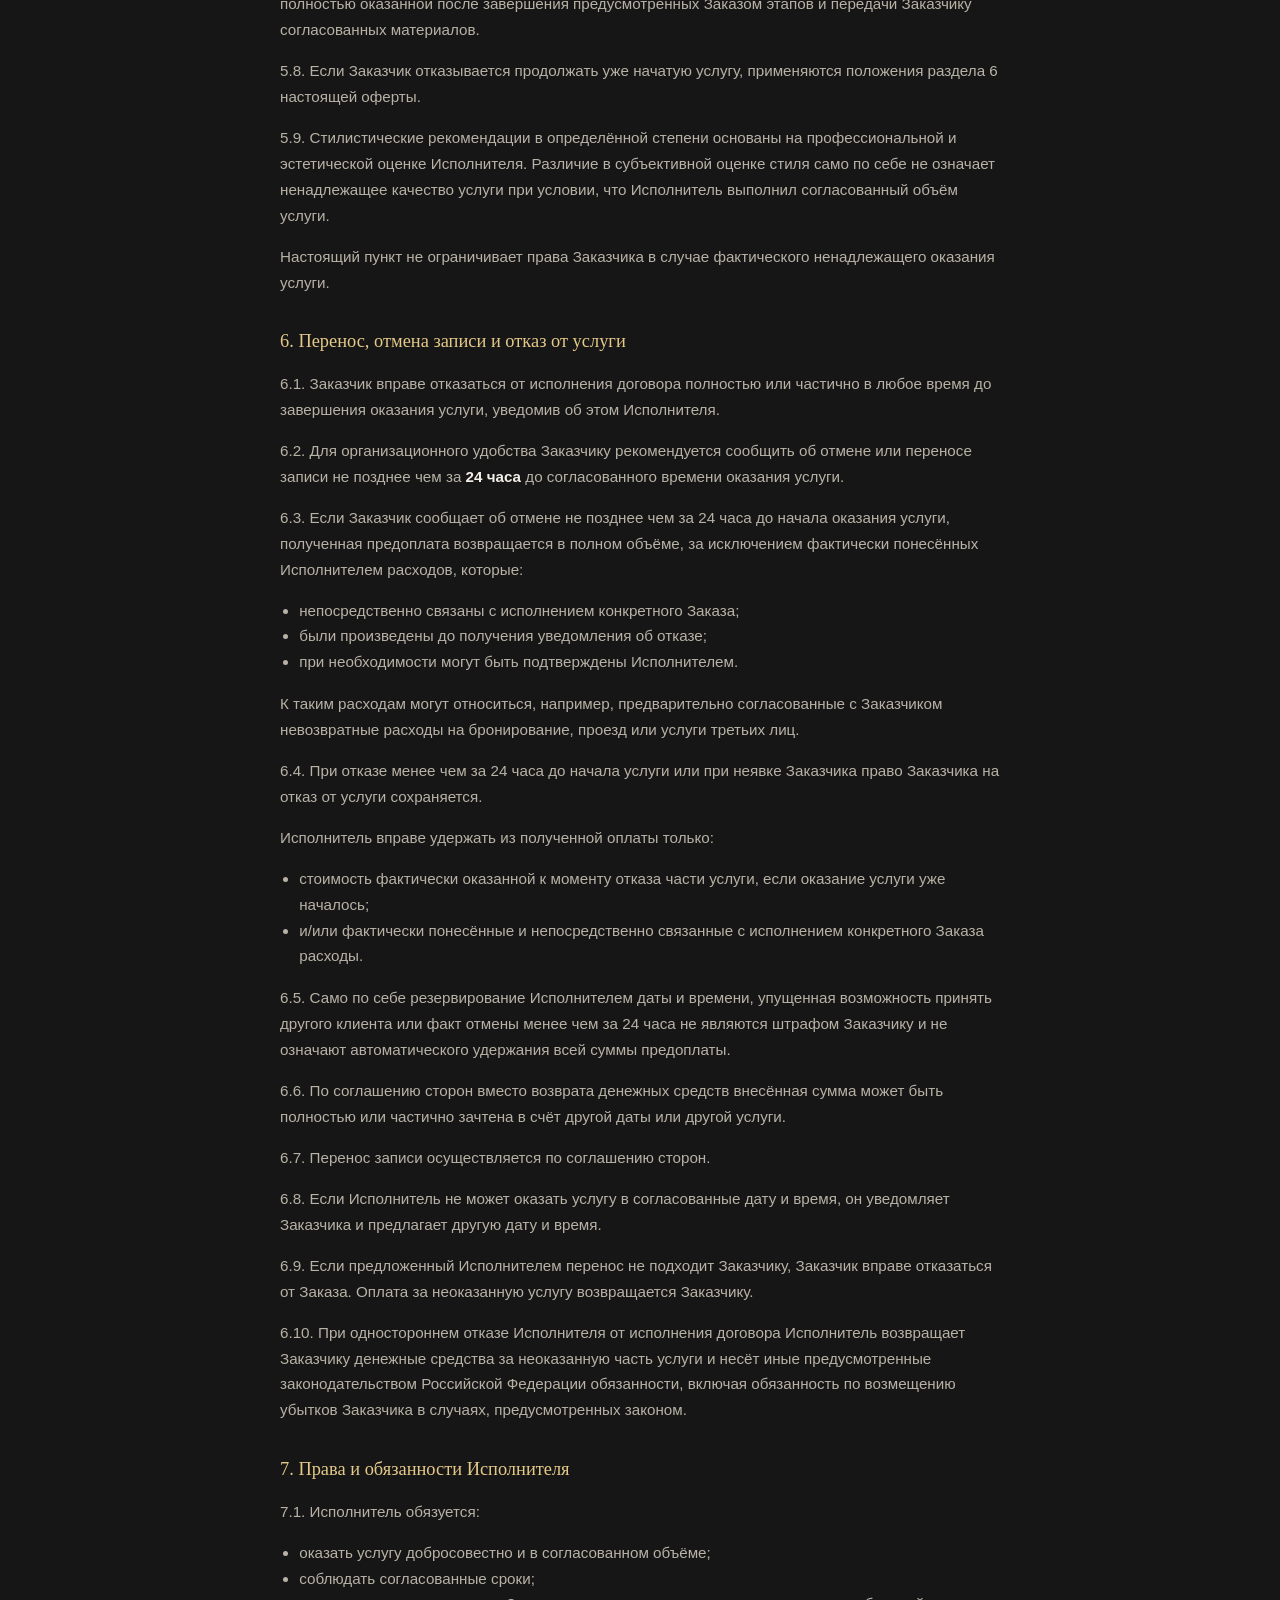
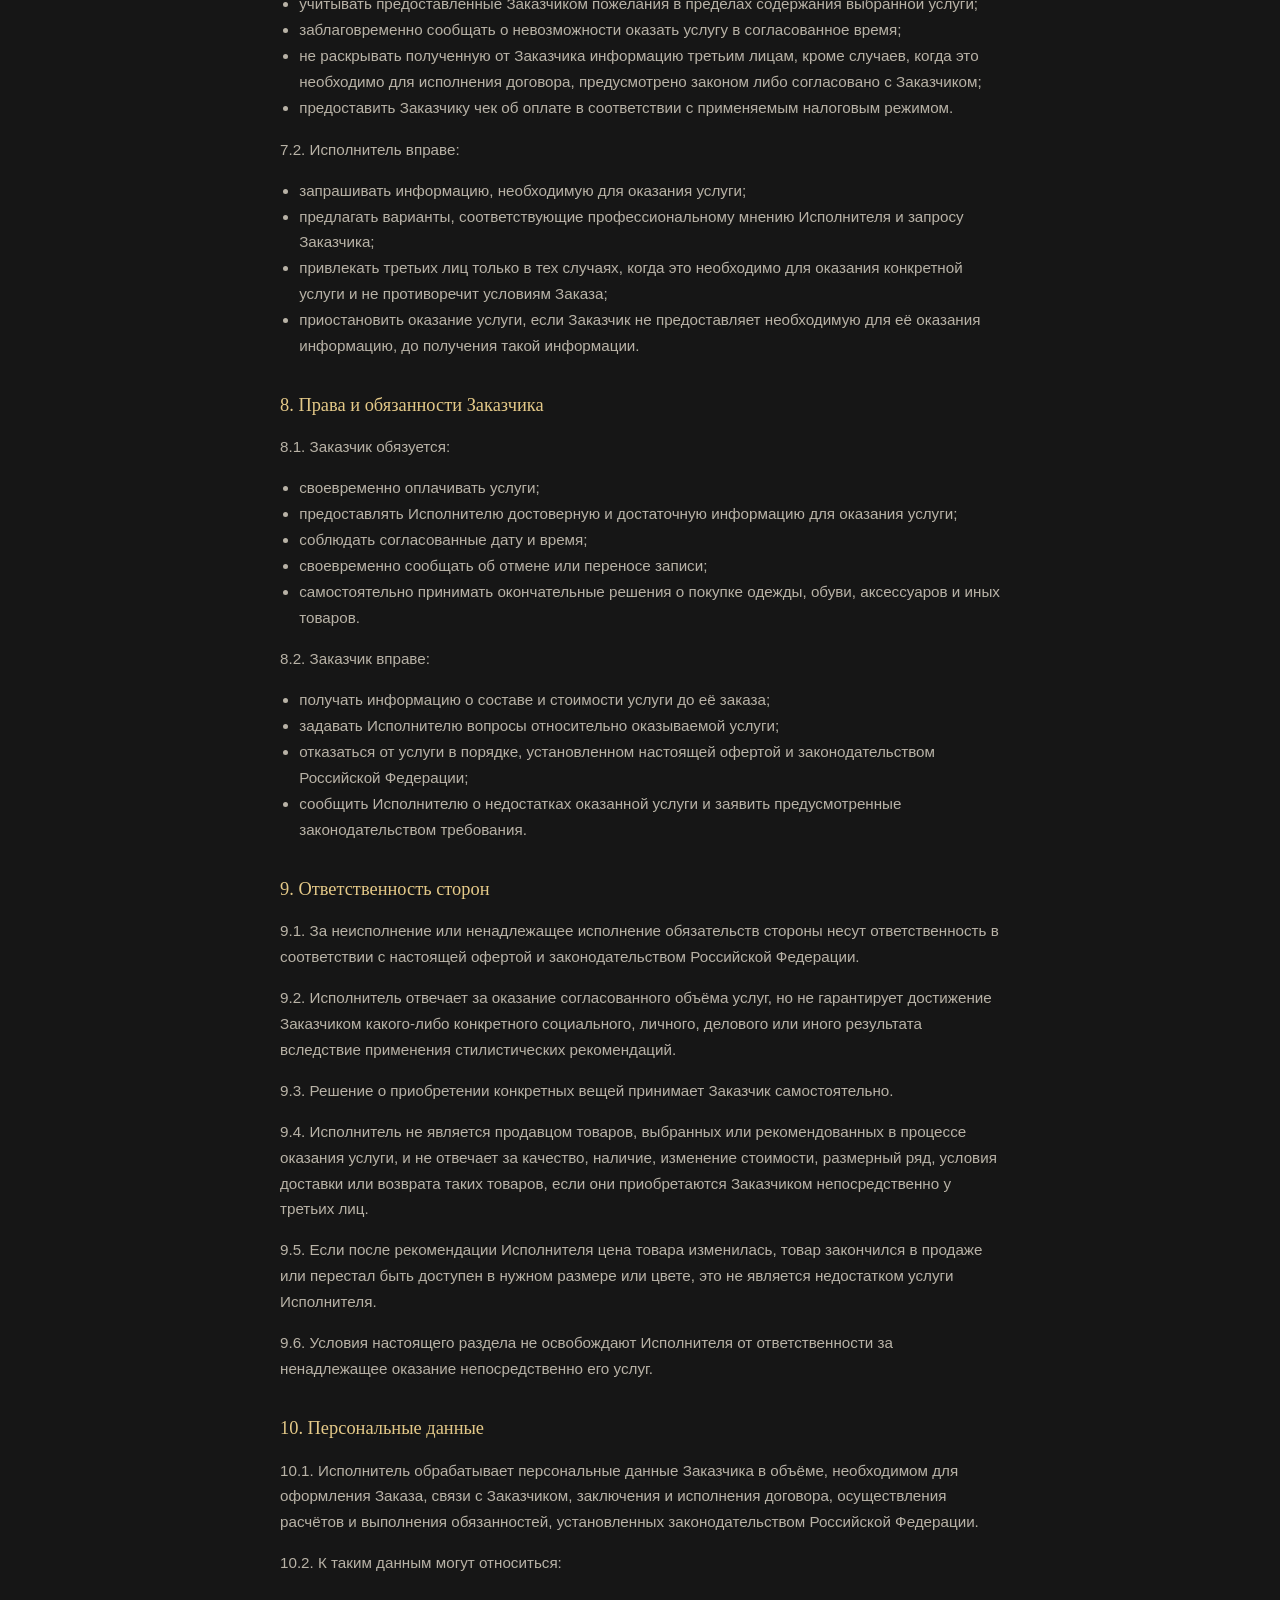
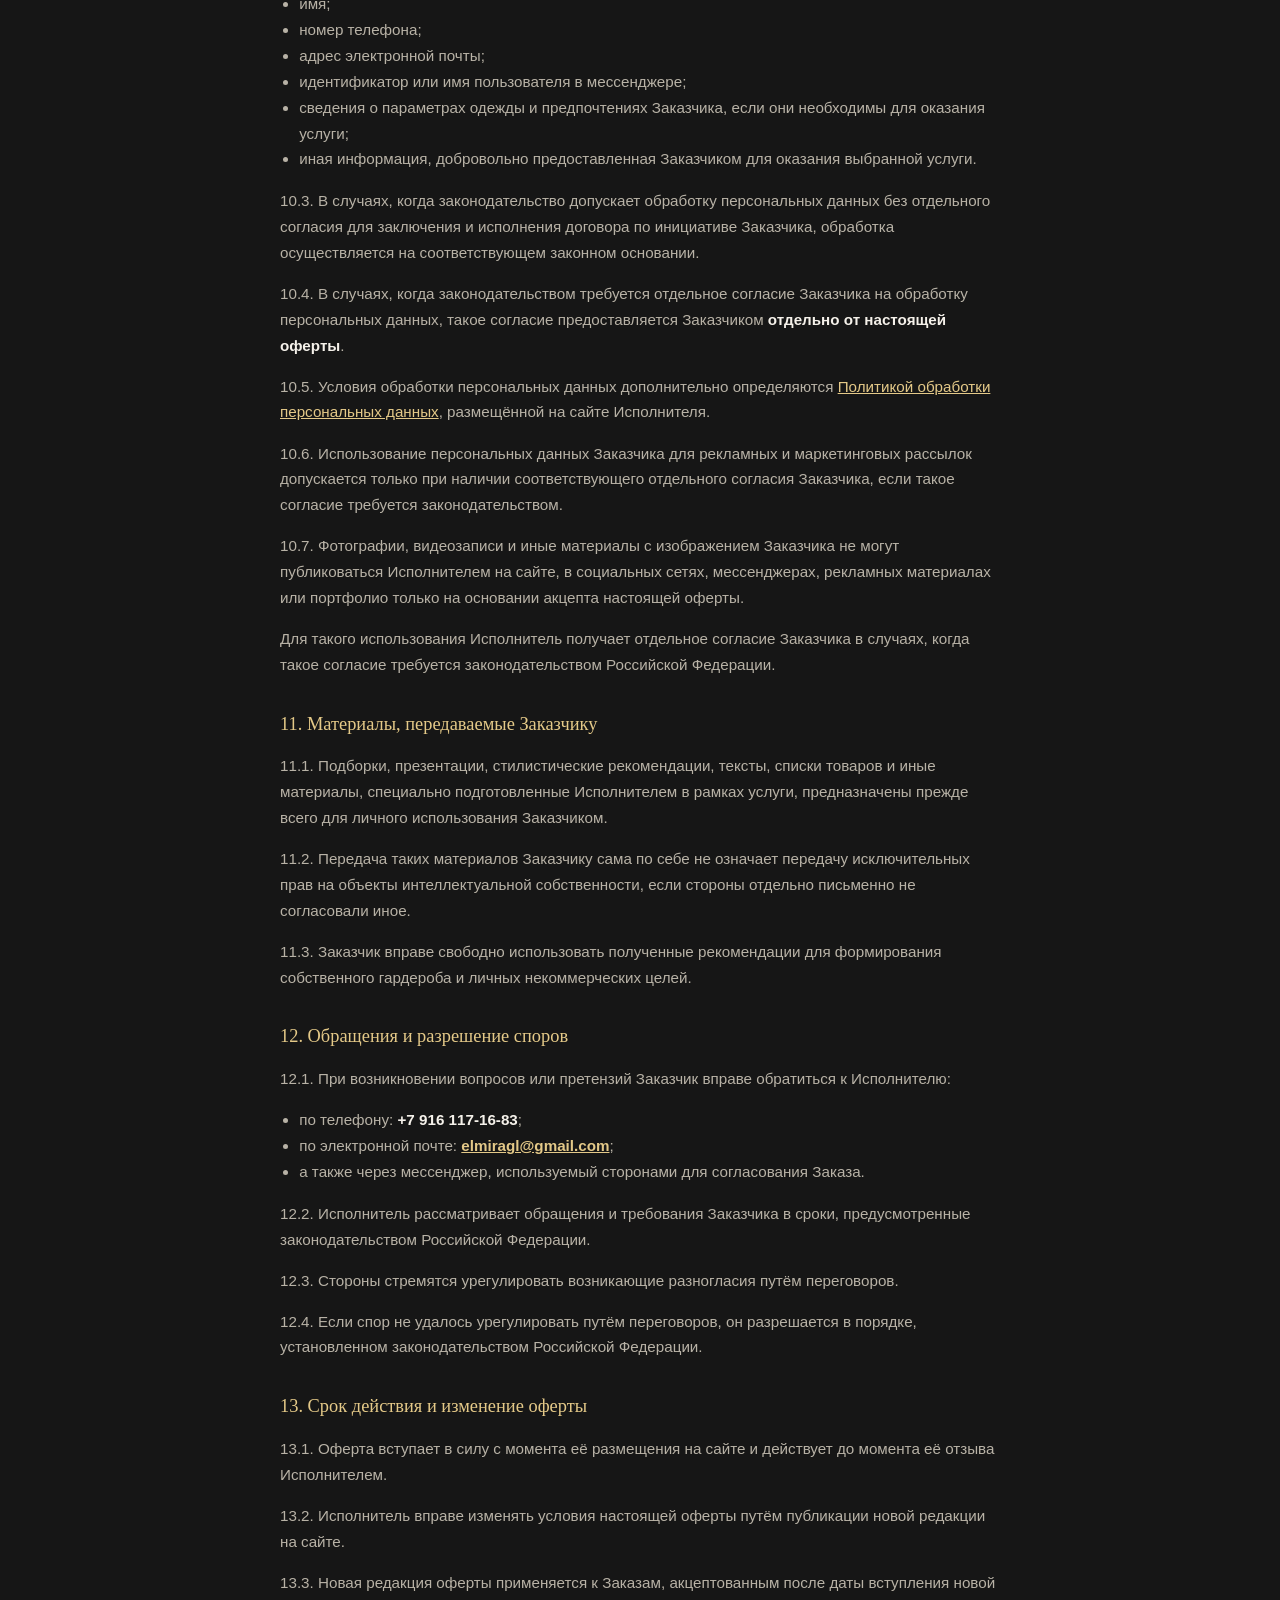
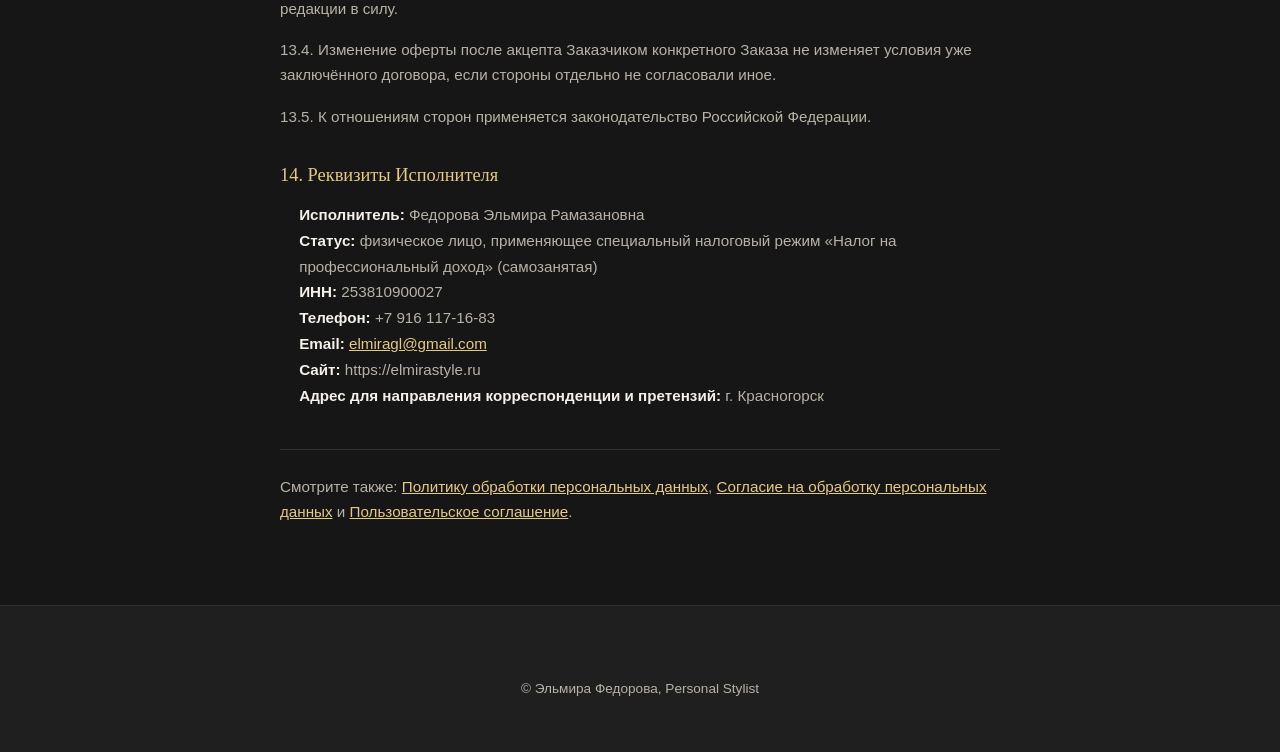
<file: oferta.html>
<!doctype html>
<html lang="ru">
<head>
<meta charset="UTF-8" />
<meta name="viewport" content="width=device-width, initial-scale=1, viewport-fit=cover" />
<title>Публичная оферта — Эльмира Федорова, Personal Stylist</title>
<meta name="robots" content="noindex" />
<meta name="theme-color" content="#161616" />
<link rel="icon" href="icons/favicon-32.png" sizes="32x32" />
<link rel="stylesheet" href="styles.css" />
</head>
<body>

<header class="site-header">
  <div class="header-inner">
    <a class="brand" href="index.html">Эльмира Федорова</a>
    <nav class="main-nav" style="display:flex">
      <a href="index.html">На главную</a>
    </nav>
  </div>
</header>

<main class="legal-page">
  <h1>Публичная оферта на оказание услуг персонального стилиста</h1>
  <p class="legal-updated">Действует с 08.08.2026</p>

  <p>Настоящий документ является публичной офертой Федоровой Эльмиры Рамазановны, применяющей специальный налоговый режим «Налог на профессиональный доход» (самозанятая), ИНН <strong>253810900027</strong>, далее — <strong>«Исполнитель»</strong>, и содержит условия заключения договора возмездного оказания услуг с физическим лицом, далее — <strong>«Заказчик»</strong>.</p>

  <p>Акцептуя настоящую оферту, Заказчик подтверждает, что ознакомился с её условиями, понимает их и принимает в полном объёме.</p>

  <h2>1. Термины</h2>
  <p><strong>Оферта</strong> — настоящий документ, размещённый на сайте Исполнителя.</p>
  <p><strong>Акцепт</strong> — полное и безоговорочное принятие Заказчиком условий настоящей оферты в порядке, предусмотренном разделом 3.</p>
  <p><strong>Заказчик</strong> — дееспособное физическое лицо, заключившее договор с Исполнителем путём акцепта настоящей оферты.</p>
  <p><strong>Услуги</strong> — консультационные и иные услуги персонального стилиста, в том числе разбор гардероба, шопинг-сопровождение, подбор капсульного гардероба, подбор и стилизация образов, стилизация для съёмок и иные услуги, перечень и стоимость которых размещены на сайте Исполнителя.</p>
  <p><strong>Заказ</strong> — выбранная Заказчиком услуга с согласованными сторонами условиями её оказания: стоимостью, форматом, датой, временем, длительностью и иными необходимыми параметрами.</p>
  <p><strong>Сайт</strong> — интернет-страница Исполнителя по адресу: <strong>https://elmirastyle.ru</strong>.</p>

  <h2>2. Предмет договора</h2>
  <p>2.1. Исполнитель обязуется оказать Заказчику выбранную им услугу персонального стилиста, а Заказчик обязуется принять и оплатить её на условиях настоящей оферты.</p>
  <p>2.2. Перечень услуг, их основное содержание и стоимость размещаются на сайте Исполнителя в разделе «Мои услуги и цены».</p>
  <p>2.3. До заключения договора стороны согласовывают конкретные условия Заказа, в том числе:</p>
  <ul>
    <li>выбранную услугу;</li>
    <li>формат оказания услуги — очно или дистанционно;</li>
    <li>дату и время;</li>
    <li>длительность, если она имеет значение для выбранной услуги;</li>
    <li>стоимость;</li>
    <li>размер и порядок оплаты;</li>
    <li>иные условия, необходимые для оказания конкретной услуги.</li>
  </ul>
  <p>2.4. Согласованные сторонами условия конкретного Заказа являются частью договора.</p>
  <p>2.5. Если выбранная услуга предусматривает приобретение одежды, обуви, аксессуаров или иных товаров, их стоимость <strong>не входит в стоимость услуг Исполнителя</strong>, если стороны прямо не согласовали иное.</p>
  <p>2.6. Расходы Исполнителя на проезд, доставку, платные сервисы, бронирование или иные дополнительные расходы оплачиваются Заказчиком только в том случае, если такие расходы были предварительно согласованы с Заказчиком.</p>

  <h2>3. Порядок заключения договора и акцепт оферты</h2>
  <p>3.1. Отправка заявки через форму на сайте, первое сообщение в мессенджере, SMS или обращение по телефону является обращением Заказчика с целью записи на услугу и <strong>само по себе не является акцептом оферты</strong>.</p>
  <p>3.2. После получения заявки Исполнитель сообщает Заказчику условия конкретного Заказа, включая выбранную услугу, стоимость, формат, дату и время оказания услуги, а также порядок оплаты.</p>
  <p>3.3. До акцепта Заказчику предоставляется возможность ознакомиться с настоящей офертой.</p>
  <p>3.4. Акцептом оферты считается одно из следующих действий Заказчика:</p>
  <ul>
    <li>полная или частичная оплата согласованного Заказа;</li>
    <li>или письменное подтверждение записи в мессенджере, по SMS или электронной почте после получения от Исполнителя условий конкретного Заказа и информации о настоящей оферте.</li>
  </ul>
  <p>3.5. С момента акцепта договор между Исполнителем и Заказчиком считается заключённым.</p>
  <p>3.6. Переписка сторон в мессенджерах, по SMS и электронной почте может использоваться для подтверждения согласованных условий Заказа, переносов, отмены записи и иных договорённостей сторон.</p>

  <h2>4. Стоимость услуг и порядок оплаты</h2>
  <p>4.1. Стоимость услуг указывается на сайте Исполнителя в разделе «Мои услуги и цены».</p>
  <p>4.2. Исполнитель вправе изменять стоимость услуг. Новая стоимость применяется только к Заказам, которые не были акцептованы Заказчиком до момента изменения цены.</p>
  <p>4.3. Для уже акцептованного Заказа действует стоимость, согласованная на момент его акцепта.</p>
  <p>4.4. Услуга может оплачиваться:</p>
  <ul>
    <li>полностью до начала её оказания;</li>
    <li>частично в порядке предоплаты;</li>
    <li>после оказания услуги;</li>
  </ul>
  <p>в зависимости от условий конкретного Заказа.</p>
  <p>4.5. Конкретный порядок оплаты сообщается Заказчику до акцепта оферты.</p>
  <p>4.6. Оплата производится по платёжным реквизитам, предоставленным Исполнителем.</p>
  <p>4.7. После получения оплаты Исполнитель формирует чек в соответствии с правилами применения специального налогового режима «Налог на профессиональный доход» и направляет его Заказчику в электронной форме.</p>

  <h2>5. Порядок оказания услуг</h2>
  <p>5.1. Услуга оказывается в дату и время, согласованные сторонами.</p>
  <p>5.2. Услуги могут оказываться:</p>
  <ul>
    <li>очно в согласованном сторонами месте;</li>
    <li>дистанционно посредством видеосвязи, электронной почты или мессенджеров.</li>
  </ul>
  <p>5.3. Заказчик обязуется своевременно предоставить Исполнителю информацию, необходимую для оказания услуги, в том числе сведения о своих предпочтениях, размерах, целях, бюджете, имеющемся гардеробе и иные сведения, необходимые для конкретной услуги.</p>
  <p>5.4. Заказчик несёт ответственность за достоверность предоставленной им информации.</p>
  <p>5.5. Если услуга предполагает предоставление фотографий, подборок, презентаций, списков вещей, ссылок, рекомендаций или иных материалов, они передаются Заказчику способом, согласованным сторонами.</p>
  <p>5.6. Если услуга состоит из одной консультации или одного шопинг-сопровождения, она считается оказанной после окончания согласованной консультации или времени сопровождения.</p>
  <p>5.7. Если услуга предполагает несколько этапов и/или передачу итоговых материалов, она считается полностью оказанной после завершения предусмотренных Заказом этапов и передачи Заказчику согласованных материалов.</p>
  <p>5.8. Если Заказчик отказывается продолжать уже начатую услугу, применяются положения раздела 6 настоящей оферты.</p>
  <p>5.9. Стилистические рекомендации в определённой степени основаны на профессиональной и эстетической оценке Исполнителя. Различие в субъективной оценке стиля само по себе не означает ненадлежащее качество услуги при условии, что Исполнитель выполнил согласованный объём услуги.</p>
  <p>Настоящий пункт не ограничивает права Заказчика в случае фактического ненадлежащего оказания услуги.</p>

  <h2>6. Перенос, отмена записи и отказ от услуги</h2>
  <p>6.1. Заказчик вправе отказаться от исполнения договора полностью или частично в любое время до завершения оказания услуги, уведомив об этом Исполнителя.</p>
  <p>6.2. Для организационного удобства Заказчику рекомендуется сообщить об отмене или переносе записи не позднее чем за <strong>24 часа</strong> до согласованного времени оказания услуги.</p>
  <p>6.3. Если Заказчик сообщает об отмене не позднее чем за 24 часа до начала оказания услуги, полученная предоплата возвращается в полном объёме, за исключением фактически понесённых Исполнителем расходов, которые:</p>
  <ul>
    <li>непосредственно связаны с исполнением конкретного Заказа;</li>
    <li>были произведены до получения уведомления об отказе;</li>
    <li>при необходимости могут быть подтверждены Исполнителем.</li>
  </ul>
  <p>К таким расходам могут относиться, например, предварительно согласованные с Заказчиком невозвратные расходы на бронирование, проезд или услуги третьих лиц.</p>
  <p>6.4. При отказе менее чем за 24 часа до начала услуги или при неявке Заказчика право Заказчика на отказ от услуги сохраняется.</p>
  <p>Исполнитель вправе удержать из полученной оплаты только:</p>
  <ul>
    <li>стоимость фактически оказанной к моменту отказа части услуги, если оказание услуги уже началось;</li>
    <li>и/или фактически понесённые и непосредственно связанные с исполнением конкретного Заказа расходы.</li>
  </ul>
  <p>6.5. Само по себе резервирование Исполнителем даты и времени, упущенная возможность принять другого клиента или факт отмены менее чем за 24 часа не являются штрафом Заказчику и не означают автоматического удержания всей суммы предоплаты.</p>
  <p>6.6. По соглашению сторон вместо возврата денежных средств внесённая сумма может быть полностью или частично зачтена в счёт другой даты или другой услуги.</p>
  <p>6.7. Перенос записи осуществляется по соглашению сторон.</p>
  <p>6.8. Если Исполнитель не может оказать услугу в согласованные дату и время, он уведомляет Заказчика и предлагает другую дату и время.</p>
  <p>6.9. Если предложенный Исполнителем перенос не подходит Заказчику, Заказчик вправе отказаться от Заказа. Оплата за неоказанную услугу возвращается Заказчику.</p>
  <p>6.10. При одностороннем отказе Исполнителя от исполнения договора Исполнитель возвращает Заказчику денежные средства за неоказанную часть услуги и несёт иные предусмотренные законодательством Российской Федерации обязанности, включая обязанность по возмещению убытков Заказчика в случаях, предусмотренных законом.</p>

  <h2>7. Права и обязанности Исполнителя</h2>
  <p>7.1. Исполнитель обязуется:</p>
  <ul>
    <li>оказать услугу добросовестно и в согласованном объёме;</li>
    <li>соблюдать согласованные сроки;</li>
    <li>учитывать предоставленные Заказчиком пожелания в пределах содержания выбранной услуги;</li>
    <li>заблаговременно сообщать о невозможности оказать услугу в согласованное время;</li>
    <li>не раскрывать полученную от Заказчика информацию третьим лицам, кроме случаев, когда это необходимо для исполнения договора, предусмотрено законом либо согласовано с Заказчиком;</li>
    <li>предоставить Заказчику чек об оплате в соответствии с применяемым налоговым режимом.</li>
  </ul>
  <p>7.2. Исполнитель вправе:</p>
  <ul>
    <li>запрашивать информацию, необходимую для оказания услуги;</li>
    <li>предлагать варианты, соответствующие профессиональному мнению Исполнителя и запросу Заказчика;</li>
    <li>привлекать третьих лиц только в тех случаях, когда это необходимо для оказания конкретной услуги и не противоречит условиям Заказа;</li>
    <li>приостановить оказание услуги, если Заказчик не предоставляет необходимую для её оказания информацию, до получения такой информации.</li>
  </ul>

  <h2>8. Права и обязанности Заказчика</h2>
  <p>8.1. Заказчик обязуется:</p>
  <ul>
    <li>своевременно оплачивать услуги;</li>
    <li>предоставлять Исполнителю достоверную и достаточную информацию для оказания услуги;</li>
    <li>соблюдать согласованные дату и время;</li>
    <li>своевременно сообщать об отмене или переносе записи;</li>
    <li>самостоятельно принимать окончательные решения о покупке одежды, обуви, аксессуаров и иных товаров.</li>
  </ul>
  <p>8.2. Заказчик вправе:</p>
  <ul>
    <li>получать информацию о составе и стоимости услуги до её заказа;</li>
    <li>задавать Исполнителю вопросы относительно оказываемой услуги;</li>
    <li>отказаться от услуги в порядке, установленном настоящей офертой и законодательством Российской Федерации;</li>
    <li>сообщить Исполнителю о недостатках оказанной услуги и заявить предусмотренные законодательством требования.</li>
  </ul>

  <h2>9. Ответственность сторон</h2>
  <p>9.1. За неисполнение или ненадлежащее исполнение обязательств стороны несут ответственность в соответствии с настоящей офертой и законодательством Российской Федерации.</p>
  <p>9.2. Исполнитель отвечает за оказание согласованного объёма услуг, но не гарантирует достижение Заказчиком какого-либо конкретного социального, личного, делового или иного результата вследствие применения стилистических рекомендаций.</p>
  <p>9.3. Решение о приобретении конкретных вещей принимает Заказчик самостоятельно.</p>
  <p>9.4. Исполнитель не является продавцом товаров, выбранных или рекомендованных в процессе оказания услуги, и не отвечает за качество, наличие, изменение стоимости, размерный ряд, условия доставки или возврата таких товаров, если они приобретаются Заказчиком непосредственно у третьих лиц.</p>
  <p>9.5. Если после рекомендации Исполнителя цена товара изменилась, товар закончился в продаже или перестал быть доступен в нужном размере или цвете, это не является недостатком услуги Исполнителя.</p>
  <p>9.6. Условия настоящего раздела не освобождают Исполнителя от ответственности за ненадлежащее оказание непосредственно его услуг.</p>

  <h2>10. Персональные данные</h2>
  <p>10.1. Исполнитель обрабатывает персональные данные Заказчика в объёме, необходимом для оформления Заказа, связи с Заказчиком, заключения и исполнения договора, осуществления расчётов и выполнения обязанностей, установленных законодательством Российской Федерации.</p>
  <p>10.2. К таким данным могут относиться:</p>
  <ul>
    <li>имя;</li>
    <li>номер телефона;</li>
    <li>адрес электронной почты;</li>
    <li>идентификатор или имя пользователя в мессенджере;</li>
    <li>сведения о параметрах одежды и предпочтениях Заказчика, если они необходимы для оказания услуги;</li>
    <li>иная информация, добровольно предоставленная Заказчиком для оказания выбранной услуги.</li>
  </ul>
  <p>10.3. В случаях, когда законодательство допускает обработку персональных данных без отдельного согласия для заключения и исполнения договора по инициативе Заказчика, обработка осуществляется на соответствующем законном основании.</p>
  <p>10.4. В случаях, когда законодательством требуется отдельное согласие Заказчика на обработку персональных данных, такое согласие предоставляется Заказчиком <strong>отдельно от настоящей оферты</strong>.</p>
  <p>10.5. Условия обработки персональных данных дополнительно определяются <a href="privacy.html">Политикой обработки персональных данных</a>, размещённой на сайте Исполнителя.</p>
  <p>10.6. Использование персональных данных Заказчика для рекламных и маркетинговых рассылок допускается только при наличии соответствующего отдельного согласия Заказчика, если такое согласие требуется законодательством.</p>
  <p>10.7. Фотографии, видеозаписи и иные материалы с изображением Заказчика не могут публиковаться Исполнителем на сайте, в социальных сетях, мессенджерах, рекламных материалах или портфолио только на основании акцепта настоящей оферты.</p>
  <p>Для такого использования Исполнитель получает отдельное согласие Заказчика в случаях, когда такое согласие требуется законодательством Российской Федерации.</p>

  <h2>11. Материалы, передаваемые Заказчику</h2>
  <p>11.1. Подборки, презентации, стилистические рекомендации, тексты, списки товаров и иные материалы, специально подготовленные Исполнителем в рамках услуги, предназначены прежде всего для личного использования Заказчиком.</p>
  <p>11.2. Передача таких материалов Заказчику сама по себе не означает передачу исключительных прав на объекты интеллектуальной собственности, если стороны отдельно письменно не согласовали иное.</p>
  <p>11.3. Заказчик вправе свободно использовать полученные рекомендации для формирования собственного гардероба и личных некоммерческих целей.</p>

  <h2>12. Обращения и разрешение споров</h2>
  <p>12.1. При возникновении вопросов или претензий Заказчик вправе обратиться к Исполнителю:</p>
  <ul>
    <li>по телефону: <strong>+7 916 117-16-83</strong>;</li>
    <li>по электронной почте: <strong><a href="mailto:elmiragl@gmail.com">elmiragl@gmail.com</a></strong>;</li>
    <li>а также через мессенджер, используемый сторонами для согласования Заказа.</li>
  </ul>
  <p>12.2. Исполнитель рассматривает обращения и требования Заказчика в сроки, предусмотренные законодательством Российской Федерации.</p>
  <p>12.3. Стороны стремятся урегулировать возникающие разногласия путём переговоров.</p>
  <p>12.4. Если спор не удалось урегулировать путём переговоров, он разрешается в порядке, установленном законодательством Российской Федерации.</p>

  <h2>13. Срок действия и изменение оферты</h2>
  <p>13.1. Оферта вступает в силу с момента её размещения на сайте и действует до момента её отзыва Исполнителем.</p>
  <p>13.2. Исполнитель вправе изменять условия настоящей оферты путём публикации новой редакции на сайте.</p>
  <p>13.3. Новая редакция оферты применяется к Заказам, акцептованным после даты вступления новой редакции в силу.</p>
  <p>13.4. Изменение оферты после акцепта Заказчиком конкретного Заказа не изменяет условия уже заключённого договора, если стороны отдельно не согласовали иное.</p>
  <p>13.5. К отношениям сторон применяется законодательство Российской Федерации.</p>

  <h2>14. Реквизиты Исполнителя</h2>
  <ul class="legal-details">
    <li><strong>Исполнитель:</strong> Федорова Эльмира Рамазановна</li>
    <li><strong>Статус:</strong> физическое лицо, применяющее специальный налоговый режим «Налог на профессиональный доход» (самозанятая)</li>
    <li><strong>ИНН:</strong> 253810900027</li>
    <li><strong>Телефон:</strong> +7 916 117-16-83</li>
    <li><strong>Email:</strong> <a href="mailto:elmiragl@gmail.com">elmiragl@gmail.com</a></li>
    <li><strong>Сайт:</strong> https://elmirastyle.ru</li>
    <li><strong>Адрес для направления корреспонденции и претензий:</strong> г. Красногорск</li>
  </ul>

  <p class="legal-links">
    Смотрите также: <a href="privacy.html">Политику обработки персональных данных</a>, <a href="consent-personal-data.html">Согласие на обработку персональных данных</a> и <a href="user-agreement.html">Пользовательское соглашение</a>.
  </p>
</main>

<footer id="contacts" class="site-footer">
  <p class="footer-note">© Эльмира Федорова, Personal Stylist</p>
</footer>

</body>
</html>
</file>
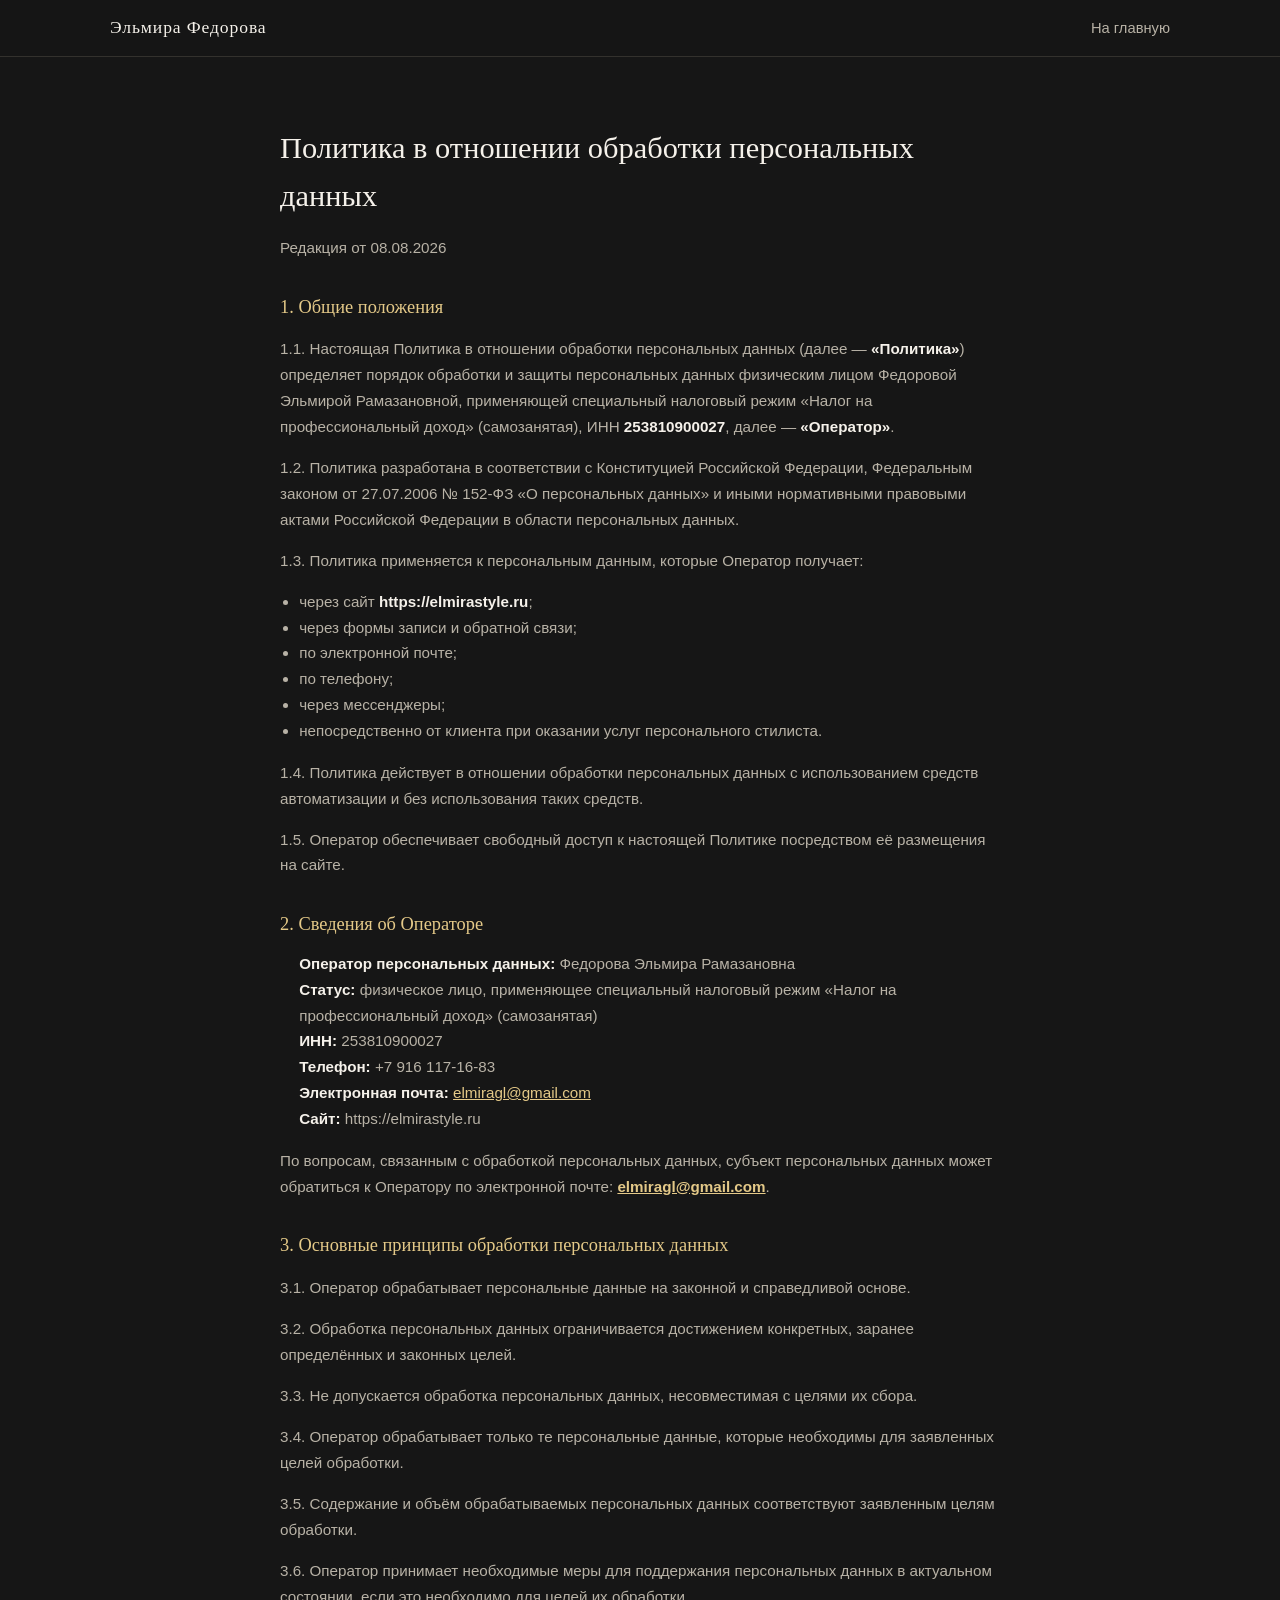
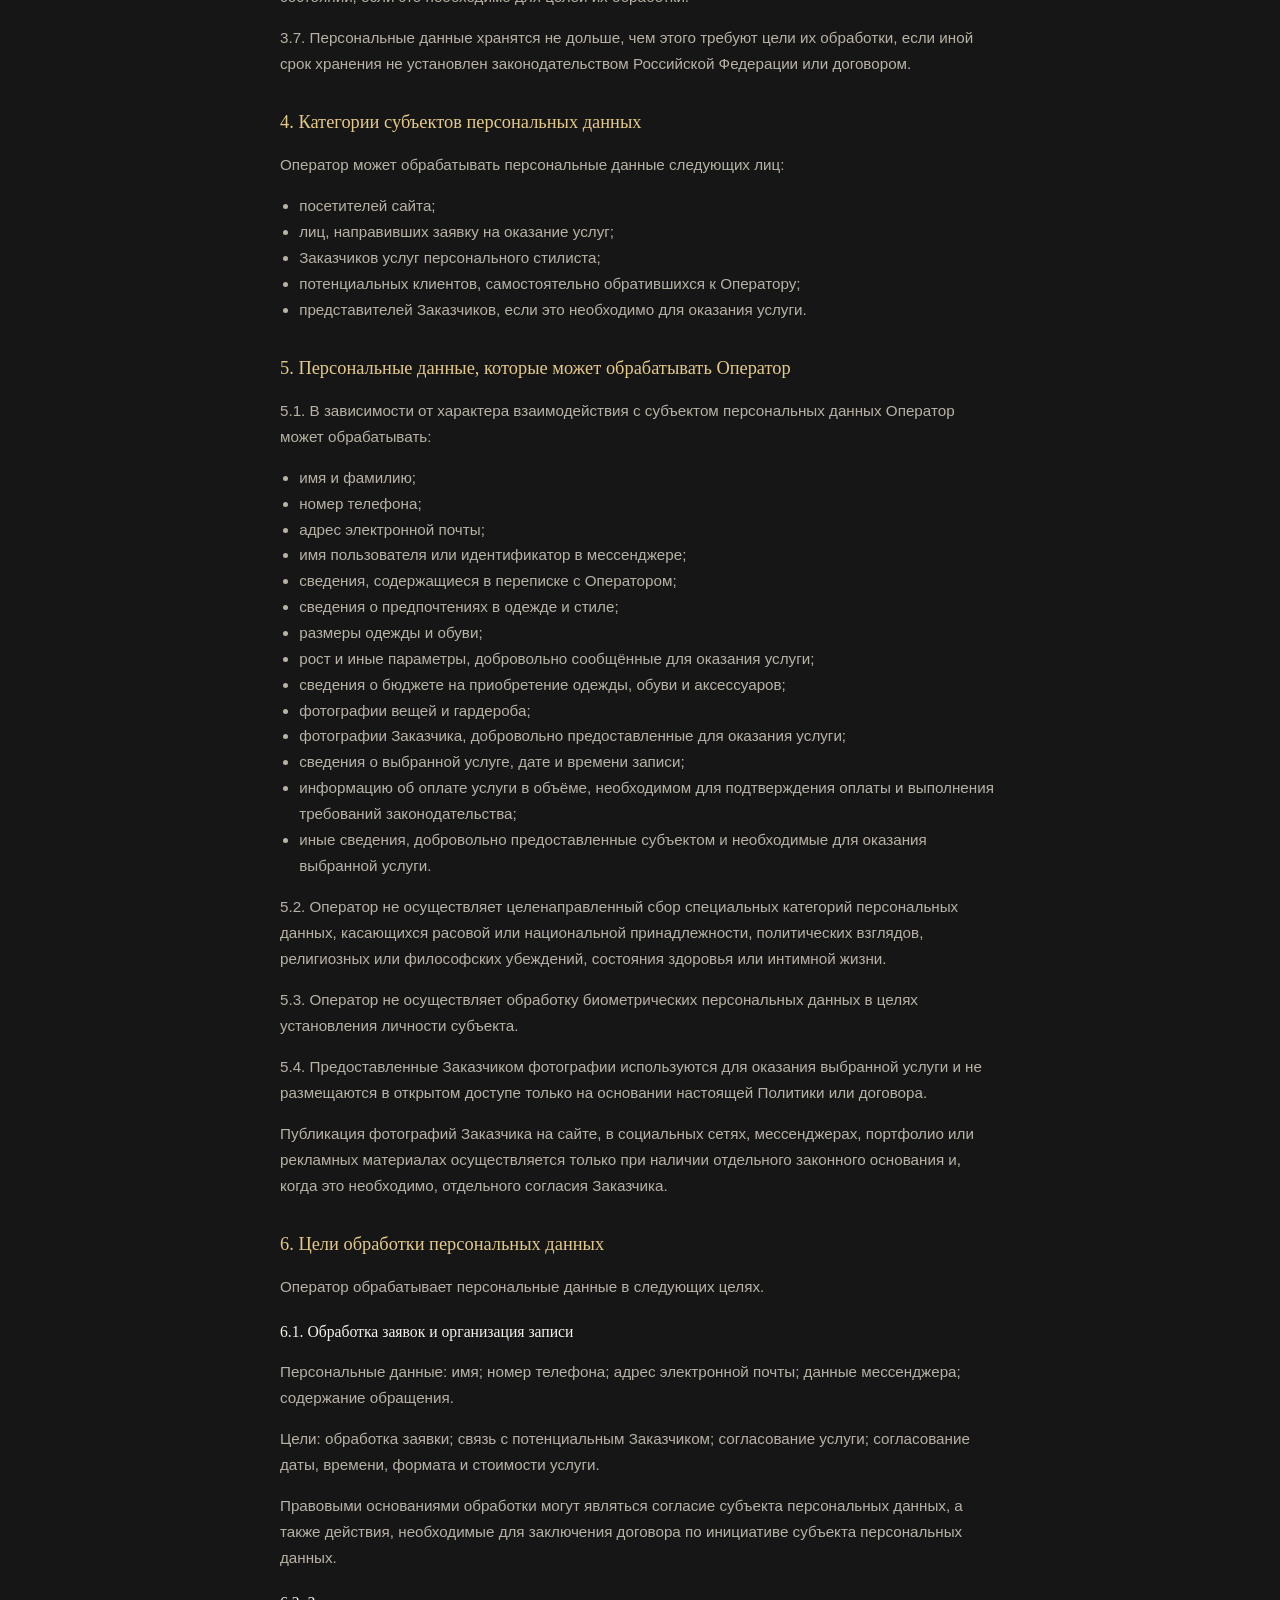
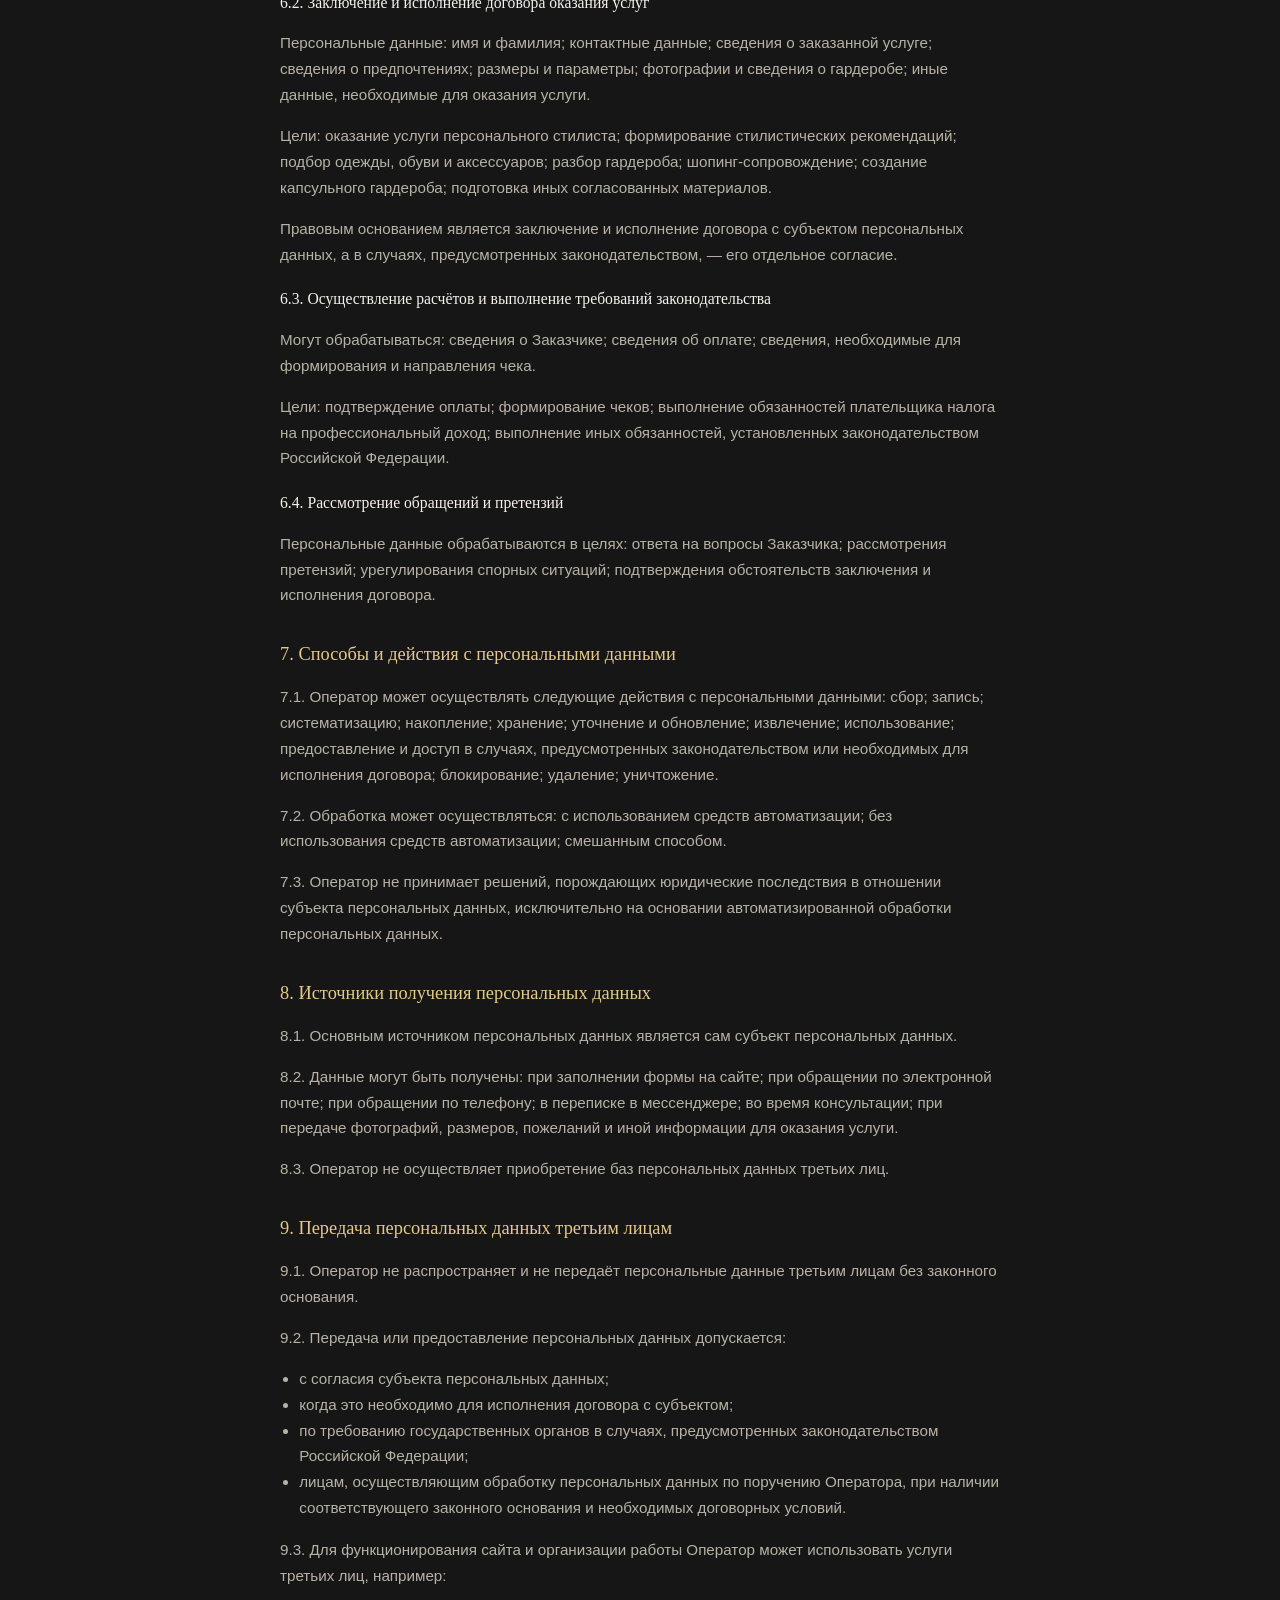
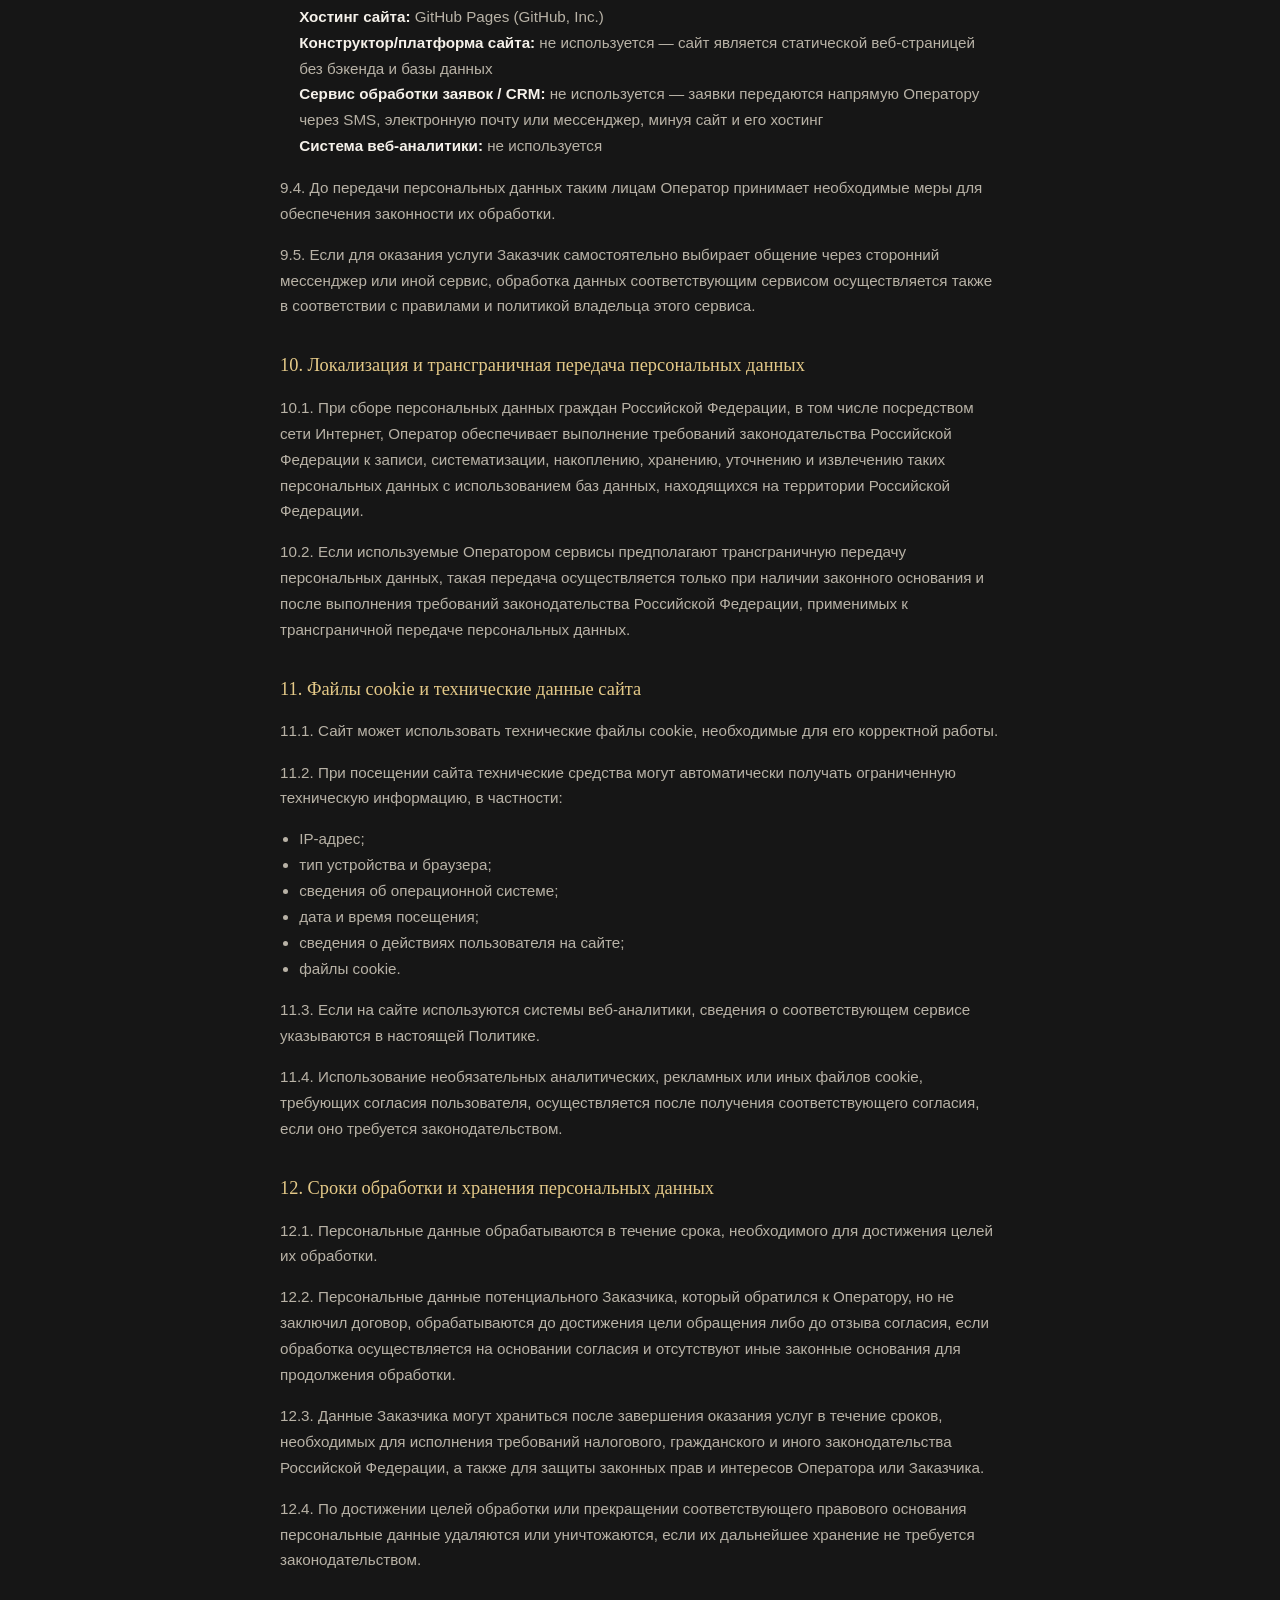
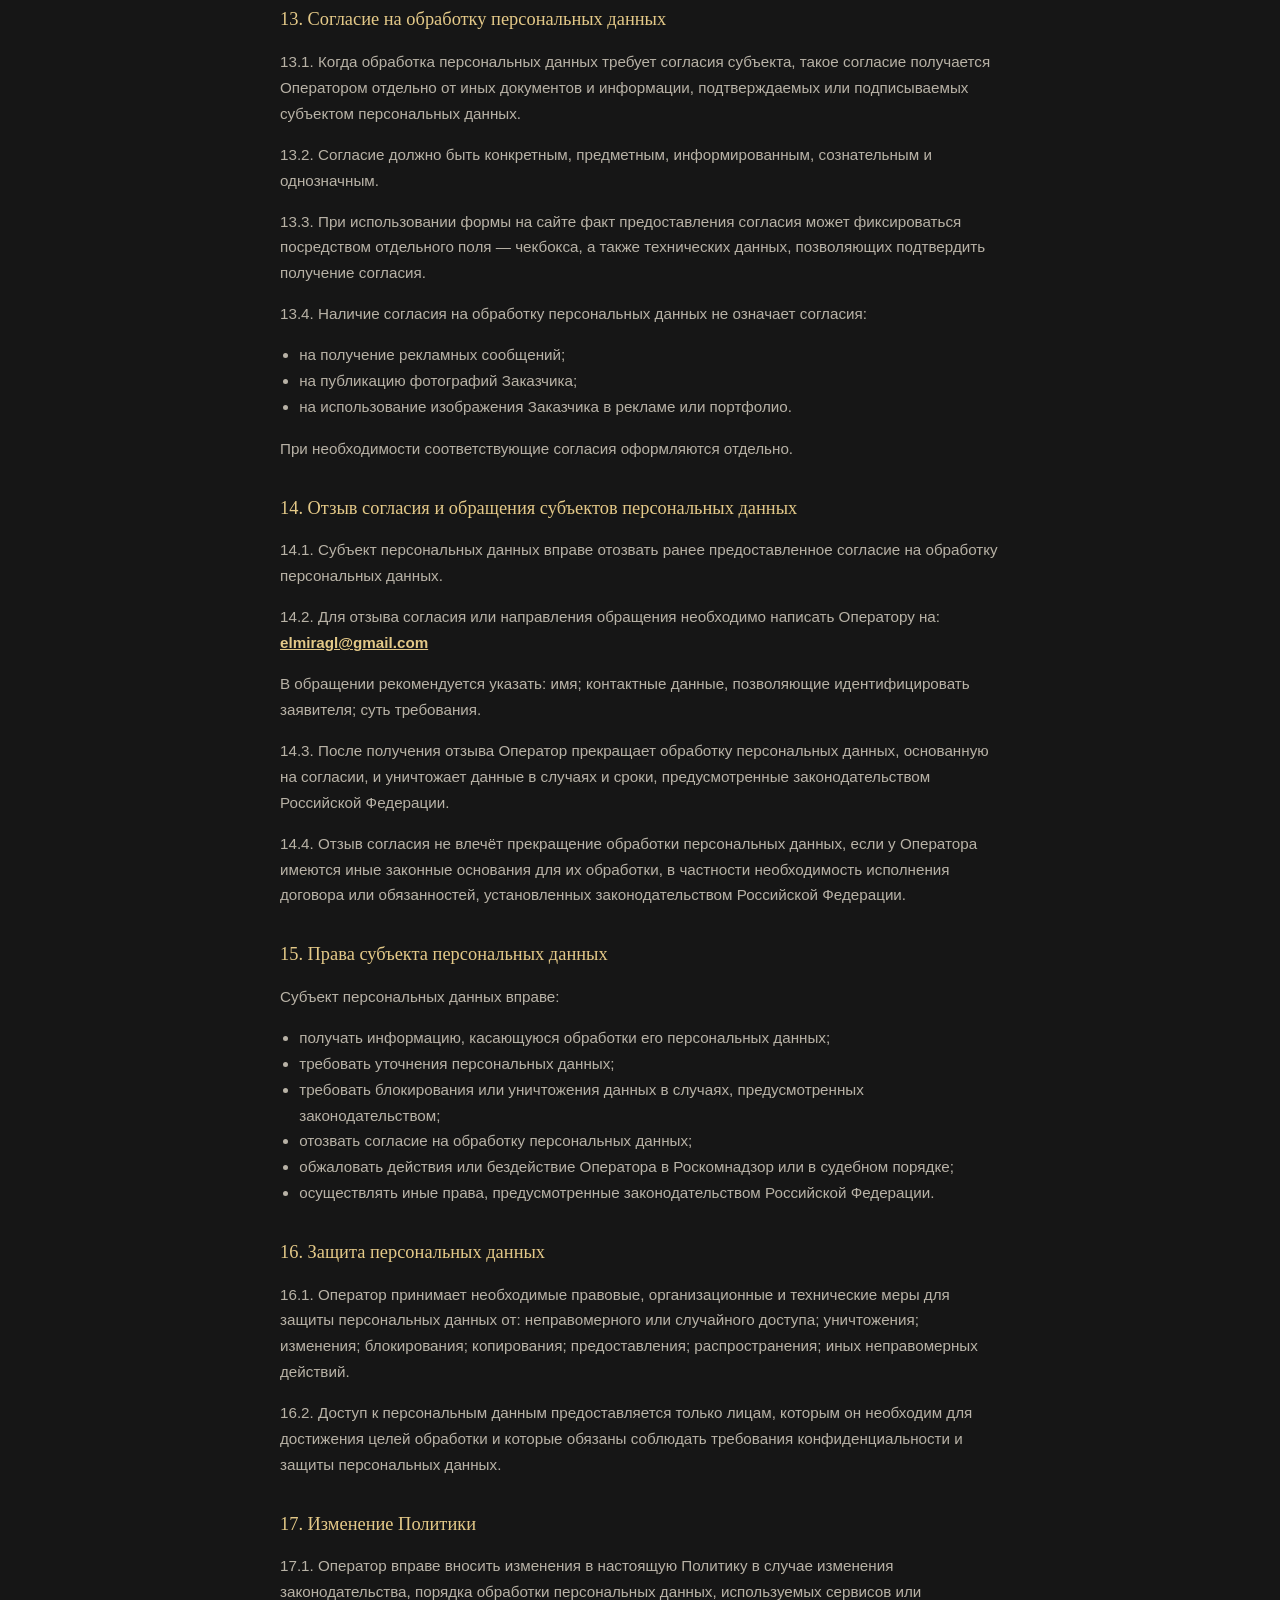
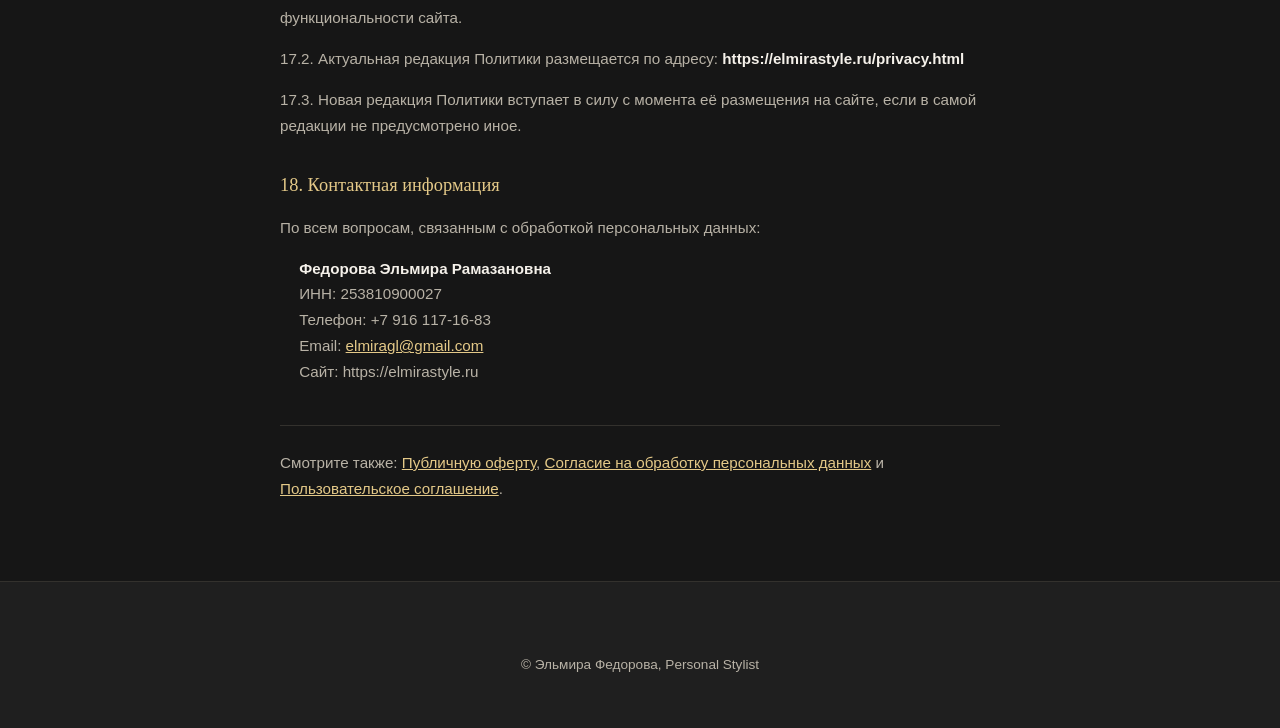
<file: privacy.html>
<!doctype html>
<html lang="ru">
<head>
<meta charset="UTF-8" />
<meta name="viewport" content="width=device-width, initial-scale=1, viewport-fit=cover" />
<title>Политика обработки персональных данных — Эльмира Федорова, Personal Stylist</title>
<meta name="robots" content="noindex" />
<meta name="theme-color" content="#161616" />
<link rel="icon" href="icons/favicon-32.png" sizes="32x32" />
<link rel="stylesheet" href="styles.css" />
</head>
<body>

<header class="site-header">
  <div class="header-inner">
    <a class="brand" href="index.html">Эльмира Федорова</a>
    <nav class="main-nav" style="display:flex">
      <a href="index.html">На главную</a>
    </nav>
  </div>
</header>

<main class="legal-page">
  <h1>Политика в отношении обработки персональных данных</h1>
  <p class="legal-updated">Редакция от 08.08.2026</p>

  <h2>1. Общие положения</h2>
  <p>1.1. Настоящая Политика в отношении обработки персональных данных (далее — <strong>«Политика»</strong>) определяет порядок обработки и защиты персональных данных физическим лицом Федоровой Эльмирой Рамазановной, применяющей специальный налоговый режим «Налог на профессиональный доход» (самозанятая), ИНН <strong>253810900027</strong>, далее — <strong>«Оператор»</strong>.</p>
  <p>1.2. Политика разработана в соответствии с Конституцией Российской Федерации, Федеральным законом от 27.07.2006 № 152-ФЗ «О персональных данных» и иными нормативными правовыми актами Российской Федерации в области персональных данных.</p>
  <p>1.3. Политика применяется к персональным данным, которые Оператор получает:</p>
  <ul>
    <li>через сайт <strong>https://elmirastyle.ru</strong>;</li>
    <li>через формы записи и обратной связи;</li>
    <li>по электронной почте;</li>
    <li>по телефону;</li>
    <li>через мессенджеры;</li>
    <li>непосредственно от клиента при оказании услуг персонального стилиста.</li>
  </ul>
  <p>1.4. Политика действует в отношении обработки персональных данных с использованием средств автоматизации и без использования таких средств.</p>
  <p>1.5. Оператор обеспечивает свободный доступ к настоящей Политике посредством её размещения на сайте.</p>

  <h2>2. Сведения об Операторе</h2>
  <ul class="legal-details">
    <li><strong>Оператор персональных данных:</strong> Федорова Эльмира Рамазановна</li>
    <li><strong>Статус:</strong> физическое лицо, применяющее специальный налоговый режим «Налог на профессиональный доход» (самозанятая)</li>
    <li><strong>ИНН:</strong> 253810900027</li>
    <li><strong>Телефон:</strong> +7 916 117-16-83</li>
    <li><strong>Электронная почта:</strong> <a href="mailto:elmiragl@gmail.com">elmiragl@gmail.com</a></li>
    <li><strong>Сайт:</strong> https://elmirastyle.ru</li>
  </ul>
  <p>По вопросам, связанным с обработкой персональных данных, субъект персональных данных может обратиться к Оператору по электронной почте: <strong><a href="mailto:elmiragl@gmail.com">elmiragl@gmail.com</a></strong>.</p>

  <h2>3. Основные принципы обработки персональных данных</h2>
  <p>3.1. Оператор обрабатывает персональные данные на законной и справедливой основе.</p>
  <p>3.2. Обработка персональных данных ограничивается достижением конкретных, заранее определённых и законных целей.</p>
  <p>3.3. Не допускается обработка персональных данных, несовместимая с целями их сбора.</p>
  <p>3.4. Оператор обрабатывает только те персональные данные, которые необходимы для заявленных целей обработки.</p>
  <p>3.5. Содержание и объём обрабатываемых персональных данных соответствуют заявленным целям обработки.</p>
  <p>3.6. Оператор принимает необходимые меры для поддержания персональных данных в актуальном состоянии, если это необходимо для целей их обработки.</p>
  <p>3.7. Персональные данные хранятся не дольше, чем этого требуют цели их обработки, если иной срок хранения не установлен законодательством Российской Федерации или договором.</p>

  <h2>4. Категории субъектов персональных данных</h2>
  <p>Оператор может обрабатывать персональные данные следующих лиц:</p>
  <ul>
    <li>посетителей сайта;</li>
    <li>лиц, направивших заявку на оказание услуг;</li>
    <li>Заказчиков услуг персонального стилиста;</li>
    <li>потенциальных клиентов, самостоятельно обратившихся к Оператору;</li>
    <li>представителей Заказчиков, если это необходимо для оказания услуги.</li>
  </ul>

  <h2>5. Персональные данные, которые может обрабатывать Оператор</h2>
  <p>5.1. В зависимости от характера взаимодействия с субъектом персональных данных Оператор может обрабатывать:</p>
  <ul>
    <li>имя и фамилию;</li>
    <li>номер телефона;</li>
    <li>адрес электронной почты;</li>
    <li>имя пользователя или идентификатор в мессенджере;</li>
    <li>сведения, содержащиеся в переписке с Оператором;</li>
    <li>сведения о предпочтениях в одежде и стиле;</li>
    <li>размеры одежды и обуви;</li>
    <li>рост и иные параметры, добровольно сообщённые для оказания услуги;</li>
    <li>сведения о бюджете на приобретение одежды, обуви и аксессуаров;</li>
    <li>фотографии вещей и гардероба;</li>
    <li>фотографии Заказчика, добровольно предоставленные для оказания услуги;</li>
    <li>сведения о выбранной услуге, дате и времени записи;</li>
    <li>информацию об оплате услуги в объёме, необходимом для подтверждения оплаты и выполнения требований законодательства;</li>
    <li>иные сведения, добровольно предоставленные субъектом и необходимые для оказания выбранной услуги.</li>
  </ul>
  <p>5.2. Оператор не осуществляет целенаправленный сбор специальных категорий персональных данных, касающихся расовой или национальной принадлежности, политических взглядов, религиозных или философских убеждений, состояния здоровья или интимной жизни.</p>
  <p>5.3. Оператор не осуществляет обработку биометрических персональных данных в целях установления личности субъекта.</p>
  <p>5.4. Предоставленные Заказчиком фотографии используются для оказания выбранной услуги и не размещаются в открытом доступе только на основании настоящей Политики или договора.</p>
  <p>Публикация фотографий Заказчика на сайте, в социальных сетях, мессенджерах, портфолио или рекламных материалах осуществляется только при наличии отдельного законного основания и, когда это необходимо, отдельного согласия Заказчика.</p>

  <h2>6. Цели обработки персональных данных</h2>
  <p>Оператор обрабатывает персональные данные в следующих целях.</p>

  <h3>6.1. Обработка заявок и организация записи</h3>
  <p>Персональные данные: имя; номер телефона; адрес электронной почты; данные мессенджера; содержание обращения.</p>
  <p>Цели: обработка заявки; связь с потенциальным Заказчиком; согласование услуги; согласование даты, времени, формата и стоимости услуги.</p>
  <p>Правовыми основаниями обработки могут являться согласие субъекта персональных данных, а также действия, необходимые для заключения договора по инициативе субъекта персональных данных.</p>

  <h3>6.2. Заключение и исполнение договора оказания услуг</h3>
  <p>Персональные данные: имя и фамилия; контактные данные; сведения о заказанной услуге; сведения о предпочтениях; размеры и параметры; фотографии и сведения о гардеробе; иные данные, необходимые для оказания услуги.</p>
  <p>Цели: оказание услуги персонального стилиста; формирование стилистических рекомендаций; подбор одежды, обуви и аксессуаров; разбор гардероба; шопинг-сопровождение; создание капсульного гардероба; подготовка иных согласованных материалов.</p>
  <p>Правовым основанием является заключение и исполнение договора с субъектом персональных данных, а в случаях, предусмотренных законодательством, — его отдельное согласие.</p>

  <h3>6.3. Осуществление расчётов и выполнение требований законодательства</h3>
  <p>Могут обрабатываться: сведения о Заказчике; сведения об оплате; сведения, необходимые для формирования и направления чека.</p>
  <p>Цели: подтверждение оплаты; формирование чеков; выполнение обязанностей плательщика налога на профессиональный доход; выполнение иных обязанностей, установленных законодательством Российской Федерации.</p>

  <h3>6.4. Рассмотрение обращений и претензий</h3>
  <p>Персональные данные обрабатываются в целях: ответа на вопросы Заказчика; рассмотрения претензий; урегулирования спорных ситуаций; подтверждения обстоятельств заключения и исполнения договора.</p>

  <h2>7. Способы и действия с персональными данными</h2>
  <p>7.1. Оператор может осуществлять следующие действия с персональными данными: сбор; запись; систематизацию; накопление; хранение; уточнение и обновление; извлечение; использование; предоставление и доступ в случаях, предусмотренных законодательством или необходимых для исполнения договора; блокирование; удаление; уничтожение.</p>
  <p>7.2. Обработка может осуществляться: с использованием средств автоматизации; без использования средств автоматизации; смешанным способом.</p>
  <p>7.3. Оператор не принимает решений, порождающих юридические последствия в отношении субъекта персональных данных, исключительно на основании автоматизированной обработки персональных данных.</p>

  <h2>8. Источники получения персональных данных</h2>
  <p>8.1. Основным источником персональных данных является сам субъект персональных данных.</p>
  <p>8.2. Данные могут быть получены: при заполнении формы на сайте; при обращении по электронной почте; при обращении по телефону; в переписке в мессенджере; во время консультации; при передаче фотографий, размеров, пожеланий и иной информации для оказания услуги.</p>
  <p>8.3. Оператор не осуществляет приобретение баз персональных данных третьих лиц.</p>

  <h2>9. Передача персональных данных третьим лицам</h2>
  <p>9.1. Оператор не распространяет и не передаёт персональные данные третьим лицам без законного основания.</p>
  <p>9.2. Передача или предоставление персональных данных допускается:</p>
  <ul>
    <li>с согласия субъекта персональных данных;</li>
    <li>когда это необходимо для исполнения договора с субъектом;</li>
    <li>по требованию государственных органов в случаях, предусмотренных законодательством Российской Федерации;</li>
    <li>лицам, осуществляющим обработку персональных данных по поручению Оператора, при наличии соответствующего законного основания и необходимых договорных условий.</li>
  </ul>
  <p>9.3. Для функционирования сайта и организации работы Оператор может использовать услуги третьих лиц, например:</p>
  <ul class="legal-details">
    <li><strong>Хостинг сайта:</strong> GitHub Pages (GitHub, Inc.)</li>
    <li><strong>Конструктор/платформа сайта:</strong> не используется — сайт является статической веб-страницей без бэкенда и базы данных</li>
    <li><strong>Сервис обработки заявок / CRM:</strong> не используется — заявки передаются напрямую Оператору через SMS, электронную почту или мессенджер, минуя сайт и его хостинг</li>
    <li><strong>Система веб-аналитики:</strong> не используется</li>
  </ul>
  <p>9.4. До передачи персональных данных таким лицам Оператор принимает необходимые меры для обеспечения законности их обработки.</p>
  <p>9.5. Если для оказания услуги Заказчик самостоятельно выбирает общение через сторонний мессенджер или иной сервис, обработка данных соответствующим сервисом осуществляется также в соответствии с правилами и политикой владельца этого сервиса.</p>

  <h2>10. Локализация и трансграничная передача персональных данных</h2>
  <p>10.1. При сборе персональных данных граждан Российской Федерации, в том числе посредством сети Интернет, Оператор обеспечивает выполнение требований законодательства Российской Федерации к записи, систематизации, накоплению, хранению, уточнению и извлечению таких персональных данных с использованием баз данных, находящихся на территории Российской Федерации.</p>
  <p>10.2. Если используемые Оператором сервисы предполагают трансграничную передачу персональных данных, такая передача осуществляется только при наличии законного основания и после выполнения требований законодательства Российской Федерации, применимых к трансграничной передаче персональных данных.</p>

  <h2>11. Файлы cookie и технические данные сайта</h2>
  <p>11.1. Сайт может использовать технические файлы cookie, необходимые для его корректной работы.</p>
  <p>11.2. При посещении сайта технические средства могут автоматически получать ограниченную техническую информацию, в частности:</p>
  <ul>
    <li>IP-адрес;</li>
    <li>тип устройства и браузера;</li>
    <li>сведения об операционной системе;</li>
    <li>дата и время посещения;</li>
    <li>сведения о действиях пользователя на сайте;</li>
    <li>файлы cookie.</li>
  </ul>
  <p>11.3. Если на сайте используются системы веб-аналитики, сведения о соответствующем сервисе указываются в настоящей Политике.</p>
  <p>11.4. Использование необязательных аналитических, рекламных или иных файлов cookie, требующих согласия пользователя, осуществляется после получения соответствующего согласия, если оно требуется законодательством.</p>

  <h2>12. Сроки обработки и хранения персональных данных</h2>
  <p>12.1. Персональные данные обрабатываются в течение срока, необходимого для достижения целей их обработки.</p>
  <p>12.2. Персональные данные потенциального Заказчика, который обратился к Оператору, но не заключил договор, обрабатываются до достижения цели обращения либо до отзыва согласия, если обработка осуществляется на основании согласия и отсутствуют иные законные основания для продолжения обработки.</p>
  <p>12.3. Данные Заказчика могут храниться после завершения оказания услуг в течение сроков, необходимых для исполнения требований налогового, гражданского и иного законодательства Российской Федерации, а также для защиты законных прав и интересов Оператора или Заказчика.</p>
  <p>12.4. По достижении целей обработки или прекращении соответствующего правового основания персональные данные удаляются или уничтожаются, если их дальнейшее хранение не требуется законодательством.</p>

  <h2>13. Согласие на обработку персональных данных</h2>
  <p>13.1. Когда обработка персональных данных требует согласия субъекта, такое согласие получается Оператором отдельно от иных документов и информации, подтверждаемых или подписываемых субъектом персональных данных.</p>
  <p>13.2. Согласие должно быть конкретным, предметным, информированным, сознательным и однозначным.</p>
  <p>13.3. При использовании формы на сайте факт предоставления согласия может фиксироваться посредством отдельного поля — чекбокса, а также технических данных, позволяющих подтвердить получение согласия.</p>
  <p>13.4. Наличие согласия на обработку персональных данных не означает согласия:</p>
  <ul>
    <li>на получение рекламных сообщений;</li>
    <li>на публикацию фотографий Заказчика;</li>
    <li>на использование изображения Заказчика в рекламе или портфолио.</li>
  </ul>
  <p>При необходимости соответствующие согласия оформляются отдельно.</p>

  <h2>14. Отзыв согласия и обращения субъектов персональных данных</h2>
  <p>14.1. Субъект персональных данных вправе отозвать ранее предоставленное согласие на обработку персональных данных.</p>
  <p>14.2. Для отзыва согласия или направления обращения необходимо написать Оператору на: <strong><a href="mailto:elmiragl@gmail.com">elmiragl@gmail.com</a></strong></p>
  <p>В обращении рекомендуется указать: имя; контактные данные, позволяющие идентифицировать заявителя; суть требования.</p>
  <p>14.3. После получения отзыва Оператор прекращает обработку персональных данных, основанную на согласии, и уничтожает данные в случаях и сроки, предусмотренные законодательством Российской Федерации.</p>
  <p>14.4. Отзыв согласия не влечёт прекращение обработки персональных данных, если у Оператора имеются иные законные основания для их обработки, в частности необходимость исполнения договора или обязанностей, установленных законодательством Российской Федерации.</p>

  <h2>15. Права субъекта персональных данных</h2>
  <p>Субъект персональных данных вправе:</p>
  <ul>
    <li>получать информацию, касающуюся обработки его персональных данных;</li>
    <li>требовать уточнения персональных данных;</li>
    <li>требовать блокирования или уничтожения данных в случаях, предусмотренных законодательством;</li>
    <li>отозвать согласие на обработку персональных данных;</li>
    <li>обжаловать действия или бездействие Оператора в Роскомнадзор или в судебном порядке;</li>
    <li>осуществлять иные права, предусмотренные законодательством Российской Федерации.</li>
  </ul>

  <h2>16. Защита персональных данных</h2>
  <p>16.1. Оператор принимает необходимые правовые, организационные и технические меры для защиты персональных данных от: неправомерного или случайного доступа; уничтожения; изменения; блокирования; копирования; предоставления; распространения; иных неправомерных действий.</p>
  <p>16.2. Доступ к персональным данным предоставляется только лицам, которым он необходим для достижения целей обработки и которые обязаны соблюдать требования конфиденциальности и защиты персональных данных.</p>

  <h2>17. Изменение Политики</h2>
  <p>17.1. Оператор вправе вносить изменения в настоящую Политику в случае изменения законодательства, порядка обработки персональных данных, используемых сервисов или функциональности сайта.</p>
  <p>17.2. Актуальная редакция Политики размещается по адресу: <strong>https://elmirastyle.ru/privacy.html</strong></p>
  <p>17.3. Новая редакция Политики вступает в силу с момента её размещения на сайте, если в самой редакции не предусмотрено иное.</p>

  <h2>18. Контактная информация</h2>
  <p>По всем вопросам, связанным с обработкой персональных данных:</p>
  <ul class="legal-details">
    <li><strong>Федорова Эльмира Рамазановна</strong></li>
    <li>ИНН: 253810900027</li>
    <li>Телефон: +7 916 117-16-83</li>
    <li>Email: <a href="mailto:elmiragl@gmail.com">elmiragl@gmail.com</a></li>
    <li>Сайт: https://elmirastyle.ru</li>
  </ul>

  <p class="legal-links">
    Смотрите также: <a href="oferta.html">Публичную оферту</a>, <a href="consent-personal-data.html">Согласие на обработку персональных данных</a> и <a href="user-agreement.html">Пользовательское соглашение</a>.
  </p>
</main>

<footer id="contacts" class="site-footer">
  <p class="footer-note">© Эльмира Федорова, Personal Stylist</p>
</footer>

</body>
</html>
</file>
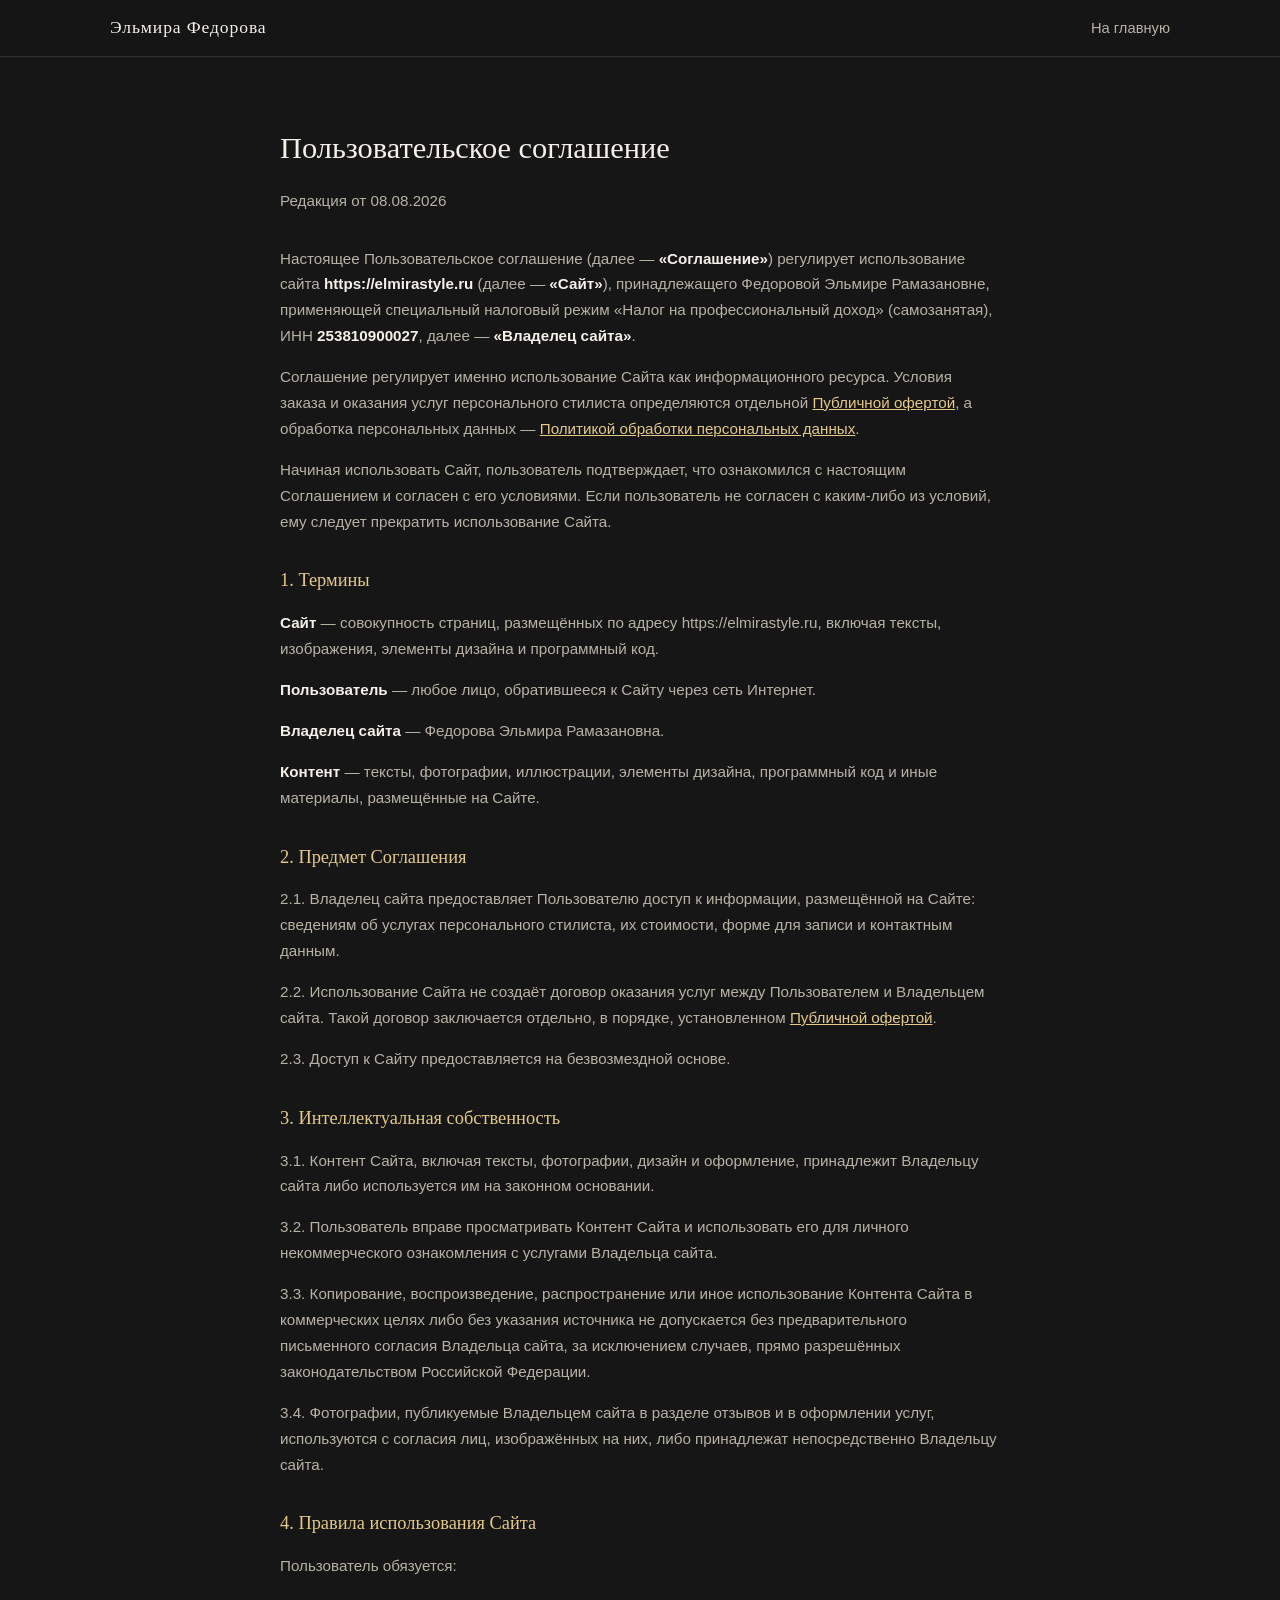
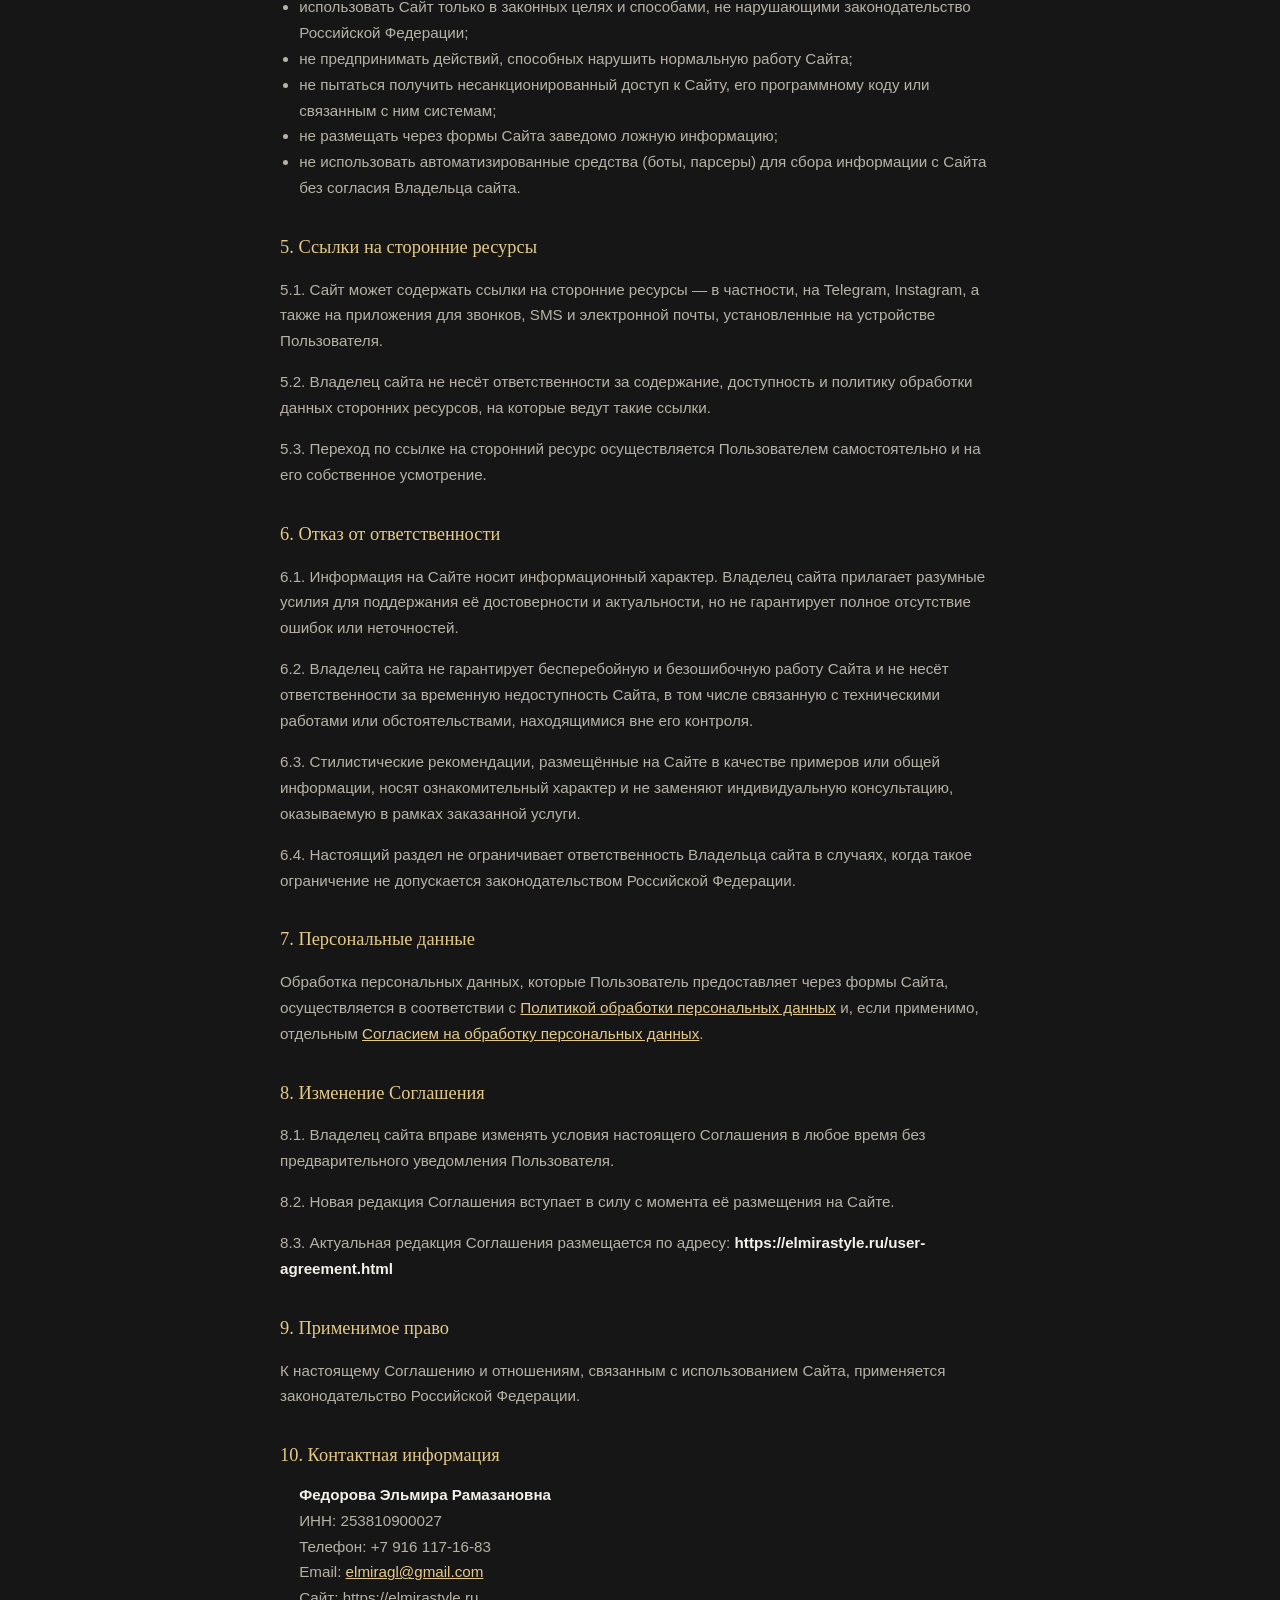
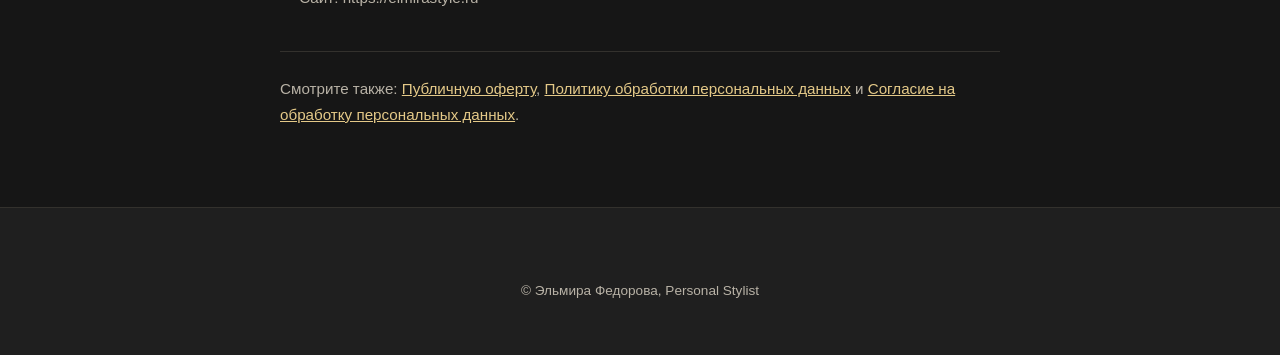
<file: user-agreement.html>
<!doctype html>
<html lang="ru">
<head>
<meta charset="UTF-8" />
<meta name="viewport" content="width=device-width, initial-scale=1, viewport-fit=cover" />
<title>Пользовательское соглашение — Эльмира Федорова, Personal Stylist</title>
<meta name="robots" content="noindex" />
<meta name="theme-color" content="#161616" />
<link rel="icon" href="icons/favicon-32.png" sizes="32x32" />
<link rel="stylesheet" href="styles.css" />
</head>
<body>

<header class="site-header">
  <div class="header-inner">
    <a class="brand" href="index.html">Эльмира Федорова</a>
    <nav class="main-nav" style="display:flex">
      <a href="index.html">На главную</a>
    </nav>
  </div>
</header>

<main class="legal-page">
  <h1>Пользовательское соглашение</h1>
  <p class="legal-updated">Редакция от 08.08.2026</p>

  <p>Настоящее Пользовательское соглашение (далее — <strong>«Соглашение»</strong>) регулирует использование сайта <strong>https://elmirastyle.ru</strong> (далее — <strong>«Сайт»</strong>), принадлежащего Федоровой Эльмире Рамазановне, применяющей специальный налоговый режим «Налог на профессиональный доход» (самозанятая), ИНН <strong>253810900027</strong>, далее — <strong>«Владелец сайта»</strong>.</p>

  <p>Соглашение регулирует именно использование Сайта как информационного ресурса. Условия заказа и оказания услуг персонального стилиста определяются отдельной <a href="oferta.html">Публичной офертой</a>, а обработка персональных данных — <a href="privacy.html">Политикой обработки персональных данных</a>.</p>

  <p>Начиная использовать Сайт, пользователь подтверждает, что ознакомился с настоящим Соглашением и согласен с его условиями. Если пользователь не согласен с каким-либо из условий, ему следует прекратить использование Сайта.</p>

  <h2>1. Термины</h2>
  <p><strong>Сайт</strong> — совокупность страниц, размещённых по адресу https://elmirastyle.ru, включая тексты, изображения, элементы дизайна и программный код.</p>
  <p><strong>Пользователь</strong> — любое лицо, обратившееся к Сайту через сеть Интернет.</p>
  <p><strong>Владелец сайта</strong> — Федорова Эльмира Рамазановна.</p>
  <p><strong>Контент</strong> — тексты, фотографии, иллюстрации, элементы дизайна, программный код и иные материалы, размещённые на Сайте.</p>

  <h2>2. Предмет Соглашения</h2>
  <p>2.1. Владелец сайта предоставляет Пользователю доступ к информации, размещённой на Сайте: сведениям об услугах персонального стилиста, их стоимости, форме для записи и контактным данным.</p>
  <p>2.2. Использование Сайта не создаёт договор оказания услуг между Пользователем и Владельцем сайта. Такой договор заключается отдельно, в порядке, установленном <a href="oferta.html">Публичной офертой</a>.</p>
  <p>2.3. Доступ к Сайту предоставляется на безвозмездной основе.</p>

  <h2>3. Интеллектуальная собственность</h2>
  <p>3.1. Контент Сайта, включая тексты, фотографии, дизайн и оформление, принадлежит Владельцу сайта либо используется им на законном основании.</p>
  <p>3.2. Пользователь вправе просматривать Контент Сайта и использовать его для личного некоммерческого ознакомления с услугами Владельца сайта.</p>
  <p>3.3. Копирование, воспроизведение, распространение или иное использование Контента Сайта в коммерческих целях либо без указания источника не допускается без предварительного письменного согласия Владельца сайта, за исключением случаев, прямо разрешённых законодательством Российской Федерации.</p>
  <p>3.4. Фотографии, публикуемые Владельцем сайта в разделе отзывов и в оформлении услуг, используются с согласия лиц, изображённых на них, либо принадлежат непосредственно Владельцу сайта.</p>

  <h2>4. Правила использования Сайта</h2>
  <p>Пользователь обязуется:</p>
  <ul>
    <li>использовать Сайт только в законных целях и способами, не нарушающими законодательство Российской Федерации;</li>
    <li>не предпринимать действий, способных нарушить нормальную работу Сайта;</li>
    <li>не пытаться получить несанкционированный доступ к Сайту, его программному коду или связанным с ним системам;</li>
    <li>не размещать через формы Сайта заведомо ложную информацию;</li>
    <li>не использовать автоматизированные средства (боты, парсеры) для сбора информации с Сайта без согласия Владельца сайта.</li>
  </ul>

  <h2>5. Ссылки на сторонние ресурсы</h2>
  <p>5.1. Сайт может содержать ссылки на сторонние ресурсы — в частности, на Telegram, Instagram, а также на приложения для звонков, SMS и электронной почты, установленные на устройстве Пользователя.</p>
  <p>5.2. Владелец сайта не несёт ответственности за содержание, доступность и политику обработки данных сторонних ресурсов, на которые ведут такие ссылки.</p>
  <p>5.3. Переход по ссылке на сторонний ресурс осуществляется Пользователем самостоятельно и на его собственное усмотрение.</p>

  <h2>6. Отказ от ответственности</h2>
  <p>6.1. Информация на Сайте носит информационный характер. Владелец сайта прилагает разумные усилия для поддержания её достоверности и актуальности, но не гарантирует полное отсутствие ошибок или неточностей.</p>
  <p>6.2. Владелец сайта не гарантирует бесперебойную и безошибочную работу Сайта и не несёт ответственности за временную недоступность Сайта, в том числе связанную с техническими работами или обстоятельствами, находящимися вне его контроля.</p>
  <p>6.3. Стилистические рекомендации, размещённые на Сайте в качестве примеров или общей информации, носят ознакомительный характер и не заменяют индивидуальную консультацию, оказываемую в рамках заказанной услуги.</p>
  <p>6.4. Настоящий раздел не ограничивает ответственность Владельца сайта в случаях, когда такое ограничение не допускается законодательством Российской Федерации.</p>

  <h2>7. Персональные данные</h2>
  <p>Обработка персональных данных, которые Пользователь предоставляет через формы Сайта, осуществляется в соответствии с <a href="privacy.html">Политикой обработки персональных данных</a> и, если применимо, отдельным <a href="consent-personal-data.html">Согласием на обработку персональных данных</a>.</p>

  <h2>8. Изменение Соглашения</h2>
  <p>8.1. Владелец сайта вправе изменять условия настоящего Соглашения в любое время без предварительного уведомления Пользователя.</p>
  <p>8.2. Новая редакция Соглашения вступает в силу с момента её размещения на Сайте.</p>
  <p>8.3. Актуальная редакция Соглашения размещается по адресу: <strong>https://elmirastyle.ru/user-agreement.html</strong></p>

  <h2>9. Применимое право</h2>
  <p>К настоящему Соглашению и отношениям, связанным с использованием Сайта, применяется законодательство Российской Федерации.</p>

  <h2>10. Контактная информация</h2>
  <ul class="legal-details">
    <li><strong>Федорова Эльмира Рамазановна</strong></li>
    <li>ИНН: 253810900027</li>
    <li>Телефон: +7 916 117-16-83</li>
    <li>Email: <a href="mailto:elmiragl@gmail.com">elmiragl@gmail.com</a></li>
    <li>Сайт: https://elmirastyle.ru</li>
  </ul>

  <p class="legal-links">
    Смотрите также: <a href="oferta.html">Публичную оферту</a>, <a href="privacy.html">Политику обработки персональных данных</a> и <a href="consent-personal-data.html">Согласие на обработку персональных данных</a>.
  </p>
</main>

<footer id="contacts" class="site-footer">
  <p class="footer-note">© Эльмира Федорова, Personal Stylist</p>
</footer>

</body>
</html>
</file>
<file: styles.css>
:root {
  --bg: #161616;
  --bg-alt: #1f1f1f;
  --card: #232323;
  --gold: #c9a24b;
  --gold-soft: #e4c988;
  --text: #f5f1ea;
  --text-dim: #b8b2a6;
  --border: #33312d;
  --radius: 14px;
}

* { box-sizing: border-box; }

html { scroll-behavior: smooth; }

html, body {
  overflow-x: hidden;
}

body {
  margin: 0;
  background: var(--bg);
  color: var(--text);
  font-family: -apple-system, BlinkMacSystemFont, "Segoe UI", Roboto, sans-serif;
  line-height: 1.55;
}

h1, h2, h3, .brand, .quote {
  font-family: Georgia, "Times New Roman", serif;
  font-weight: 400;
}

a { color: inherit; }

img { max-width: 100%; display: block; }

.eyebrow {
  text-transform: uppercase;
  letter-spacing: 0.3em;
  font-size: 0.75rem;
  color: var(--gold);
  margin: 0 0 0.5rem;
}

/* Header */
.site-header {
  position: sticky;
  top: 0;
  z-index: 50;
  background: rgba(22, 22, 22, 0.9);
  backdrop-filter: blur(8px);
  border-bottom: 1px solid var(--border);
}

.header-inner {
  max-width: 1100px;
  margin: 0 auto;
  padding: 0.9rem 1.25rem;
  display: flex;
  align-items: center;
  justify-content: space-between;
}

.brand {
  text-decoration: none;
  font-size: 1.1rem;
  letter-spacing: 0.05em;
  color: var(--text);
}

.main-nav {
  display: flex;
  gap: 1.5rem;
}

.main-nav a {
  text-decoration: none;
  font-size: 0.92rem;
  color: var(--text-dim);
  transition: color 0.2s;
}

.main-nav a:hover { color: var(--gold); }

.nav-toggle {
  display: none;
  flex-direction: column;
  justify-content: center;
  gap: 5px;
  width: 34px;
  height: 34px;
  background: none;
  border: none;
  cursor: pointer;
}

.nav-toggle span {
  display: block;
  height: 2px;
  background: var(--text);
  border-radius: 2px;
}

/* Buttons */
.btn {
  display: inline-block;
  padding: 0.85rem 1.6rem;
  border-radius: 999px;
  text-decoration: none;
  font-size: 0.95rem;
  border: 1px solid transparent;
  cursor: pointer;
  transition: transform 0.15s, background 0.2s, border-color 0.2s;
  text-align: center;
}

.btn:active { transform: scale(0.97); }

.btn-primary {
  background: linear-gradient(135deg, var(--gold-soft), var(--gold));
  color: #1a1a1a;
  font-weight: 600;
}

.btn-ghost {
  background: transparent;
  border-color: var(--gold);
  color: var(--gold-soft);
}

.btn-link {
  background: none;
  border: none;
  color: var(--text-dim);
  text-decoration: underline;
  padding: 0.5rem 0;
}

/* Hero */
.hero {
  max-width: 1100px;
  margin: 0 auto;
  padding: 2.5rem 1.25rem 3rem;
  display: grid;
  grid-template-columns: minmax(0, 1fr);
  gap: 2rem;
}

.hero-photo {
  aspect-ratio: 4 / 5;
  border-radius: var(--radius);
  background: linear-gradient(160deg, #2b2b2b, var(--gold));
  max-width: 340px;
  width: 100%;
  margin: 0 auto;
  object-fit: cover;
  box-shadow: 0 20px 40px -20px rgba(0, 0, 0, 0.6);
}

.hero-text h1 {
  font-size: 2.4rem;
  line-height: 1.15;
  margin: 0 0 1rem;
}

.lead { color: var(--text-dim); }

.quote {
  font-style: italic;
  color: var(--gold-soft);
  border-left: 2px solid var(--gold);
  padding-left: 1rem;
  margin: 1.5rem 0;
}

.hero-actions {
  display: flex;
  gap: 1rem;
  flex-wrap: wrap;
}

/* Pains */
.pains {
  background: var(--bg-alt);
  padding: 3rem 1.25rem;
}

.pains h2, .services h2, .reviews h2, .booking h2, .site-footer h2 {
  max-width: 1100px;
  margin: 0 auto 1.5rem;
  font-size: 1.7rem;
  text-align: center;
}

.pains-list {
  max-width: 700px;
  margin: 0 auto;
  padding: 0;
  list-style: none;
}

.pains-list li {
  padding: 0.9rem 0 0.9rem 1.8rem;
  border-bottom: 1px solid var(--border);
  position: relative;
  color: var(--text-dim);
}

.pains-list li::before {
  content: "›";
  position: absolute;
  left: 0;
  color: var(--gold);
  font-size: 1.2rem;
}

/* Services */
.services {
  max-width: 1100px;
  margin: 0 auto;
  padding: 3.5rem 1.25rem;
  display: grid;
  grid-template-columns: minmax(0, 1fr);
  gap: 1.5rem;
}

.service-card {
  background: var(--card);
  border: 1px solid var(--border);
  border-radius: var(--radius);
  padding: 1.75rem;
  overflow: hidden;
}

.service-photo {
  width: calc(100% + 3.5rem);
  margin: -1.75rem -1.75rem 1.25rem;
  aspect-ratio: 16 / 9;
  object-fit: cover;
}

.service-card h3 {
  margin: 0 0 0.4rem;
  font-size: 1.3rem;
  color: var(--gold-soft);
}

.service-price {
  font-weight: 600;
  color: var(--gold);
  margin: 0.3rem 0 1rem;
}

.checklist {
  padding-left: 1.2rem;
  margin: 0 0 1.25rem;
  color: var(--text-dim);
}

.checklist li { margin-bottom: 0.35rem; }

/* Reviews */
.reviews {
  background: var(--bg-alt);
  padding: 3rem 1.25rem;
  text-align: center;
}

.review-grid {
  max-width: 1100px;
  margin: 0 auto;
  display: grid;
  grid-template-columns: minmax(0, 1fr);
  gap: 1.25rem;
  text-align: left;
}

.review-card {
  background: var(--card);
  border: 1px solid var(--border);
  border-radius: var(--radius);
  padding: 1.5rem;
  margin: 0;
}

.review-card p {
  color: var(--text-dim);
  margin: 0 0 0.9rem;
  font-size: 0.95rem;
}

.review-card footer {
  color: var(--gold-soft);
  font-size: 0.85rem;
}

/* Booking */
.booking {
  max-width: 640px;
  margin: 0 auto;
  padding: 3.5rem 1.25rem;
}

#bookingForm {
  display: grid;
  grid-template-columns: minmax(0, 1fr);
  gap: 1.1rem;
}

#bookingForm label {
  display: grid;
  grid-template-columns: minmax(0, 1fr);
  gap: 0.4rem;
  font-size: 0.9rem;
  color: var(--text-dim);
}

#bookingForm input,
#bookingForm select,
#bookingForm textarea {
  width: 100%;
  min-width: 0;
  background: var(--card);
  border: 1px solid var(--border);
  border-radius: 10px;
  padding: 0.75rem 0.9rem;
  color: var(--text);
  font-size: 1rem;
  font-family: inherit;
}

#bookingForm input:focus,
#bookingForm select:focus,
#bookingForm textarea:focus {
  outline: none;
  border-color: var(--gold);
}

.form-note {
  margin: 0;
  font-size: 0.82rem;
  color: var(--text-dim);
  text-align: center;
}

.form-note a {
  color: var(--gold-soft);
}

#bookingForm .consent-check {
  display: flex;
  align-items: flex-start;
  gap: 0.6rem;
  font-size: 0.85rem;
  color: var(--text-dim);
  cursor: pointer;
}

#bookingForm .consent-check input[type="checkbox"] {
  margin-top: 0.2rem;
  width: 1.1rem;
  height: 1.1rem;
  flex-shrink: 0;
  accent-color: var(--gold);
  cursor: pointer;
}

#bookingForm .consent-check span {
  flex: 1;
  min-width: 0;
}

.consent-check a {
  color: var(--gold-soft);
}

.booking-result {
  margin-top: 1.5rem;
  padding: 1.25rem;
  background: var(--card);
  border: 1px solid var(--border);
  border-radius: var(--radius);
}

.booking-result-actions {
  display: flex;
  gap: 0.75rem;
  flex-wrap: wrap;
  margin: 1rem 0;
}

/* Footer */
.site-footer {
  background: var(--bg-alt);
  padding: 3rem 1.25rem 2.5rem;
  text-align: center;
  border-top: 1px solid var(--border);
}

.contact-links {
  display: flex;
  justify-content: center;
  gap: 1.5rem;
  flex-wrap: wrap;
  margin-bottom: 1.5rem;
}

.contact-links a {
  text-decoration: none;
  color: var(--gold-soft);
}

.contact-links a:hover { color: var(--gold); }

.footer-note {
  color: var(--text-dim);
  font-size: 0.85rem;
  margin-top: 1.5rem;
}

#installBtn { margin-bottom: 1rem; }

/* Responsive */
@media (min-width: 780px) {
  .hero {
    grid-template-columns: 340px 1fr;
    align-items: center;
    padding-top: 4rem;
  }
  .hero-photo { margin: 0; }
  .hero-text h1 { font-size: 3.2rem; }
  .services { grid-template-columns: repeat(2, 1fr); }
  .review-grid { grid-template-columns: repeat(2, 1fr); }
}

@media (max-width: 640px) {
  .main-nav {
    position: absolute;
    top: 100%;
    left: 0;
    right: 0;
    background: var(--bg);
    border-bottom: 1px solid var(--border);
    flex-direction: column;
    padding: 1rem 1.25rem;
    gap: 1rem;
    display: none;
  }
  .main-nav.open { display: flex; }
  .nav-toggle { display: flex; }
}

/* Legal page (offer) */
.legal-page {
  max-width: 760px;
  margin: 0 auto;
  padding: 3rem 1.25rem 4rem;
}

.legal-page h1 {
  font-size: 1.9rem;
  margin-bottom: 0.5rem;
}

.legal-updated {
  color: var(--text-dim);
  font-size: 0.85rem;
  margin-bottom: 2rem;
}

.legal-page h2 {
  font-size: 1.15rem;
  color: var(--gold-soft);
  margin: 2rem 0 0.75rem;
}

.legal-page h3 {
  font-size: 0.98rem;
  color: var(--text);
  margin: 1.25rem 0 0.5rem;
}

.legal-page a {
  color: var(--gold-soft);
}

.legal-links {
  margin-top: 2.5rem;
  padding-top: 1.5rem;
  border-top: 1px solid var(--border);
}

.legal-page p,
.legal-page li {
  color: var(--text-dim);
  font-size: 0.95rem;
  line-height: 1.7;
}

.legal-page ul {
  padding-left: 1.2rem;
  margin: 0 0 1rem;
}

.legal-page strong {
  color: var(--text);
}

.legal-details {
  list-style: none;
  padding-left: 0;
}

.legal-disclaimer {
  margin-top: 2.5rem;
  padding: 1.25rem;
  background: var(--card);
  border: 1px solid var(--border);
  border-radius: var(--radius);
  font-size: 0.85rem;
  font-style: italic;
}
</file>
